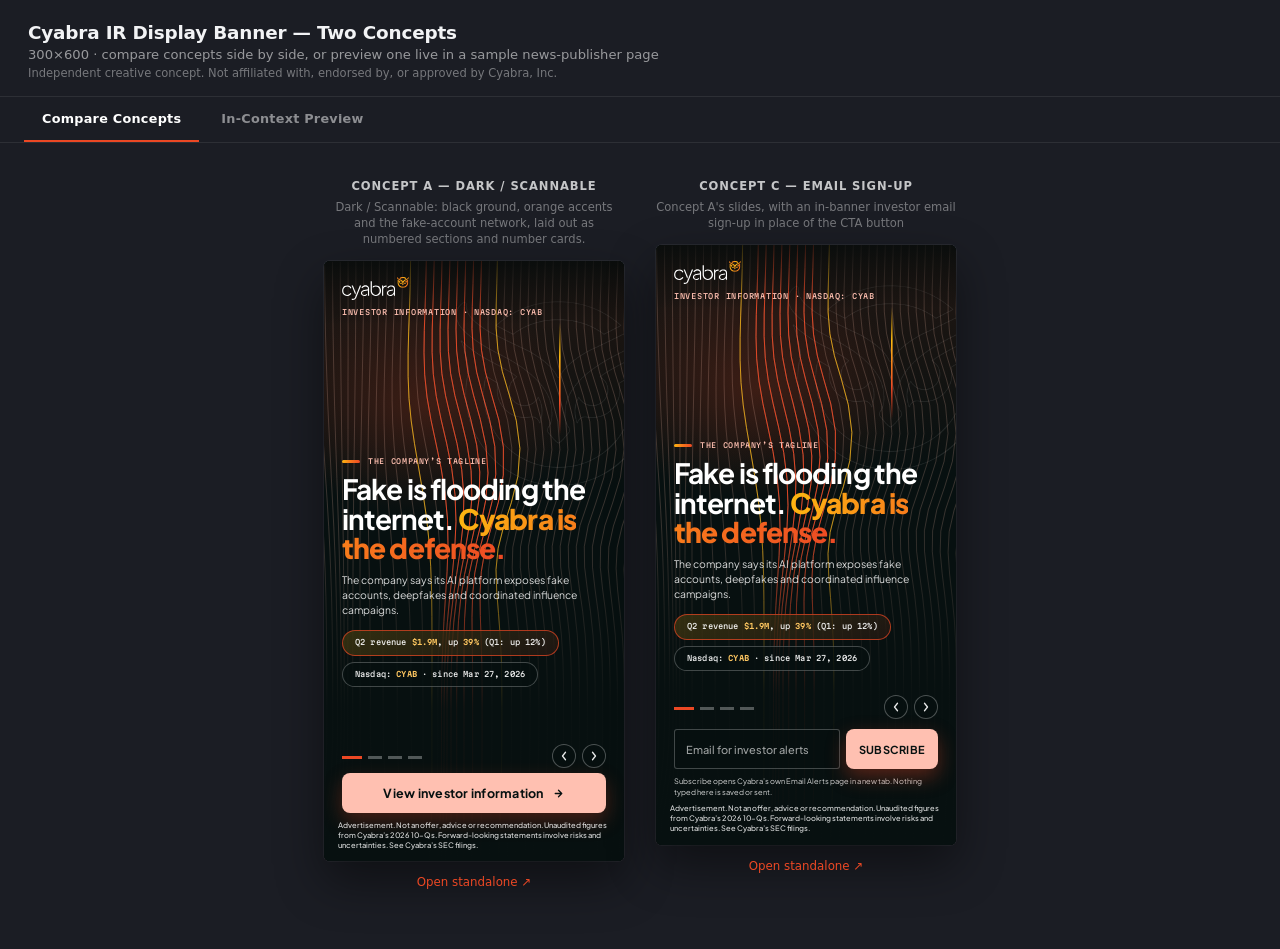
<file: index.html>
<!DOCTYPE html>
<html lang="en">
<head>
<meta name="robots" content="noindex,nofollow">
<meta charset="UTF-8">
<meta name="viewport" content="width=device-width,initial-scale=1">
<meta name="ir-banner-company" content="Cyabra, Inc.">
<link rel="icon" href="data:,">
<title>Cyabra IR Banner — Concept Comparison</title>
<style>
  :root { --ui-accent:#ec4824; }
  * { margin:0; padding:0; box-sizing:border-box; }
  html, body {
    height:100%;
    background:#1b1d24;
    font-family:-apple-system, BlinkMacSystemFont, 'Segoe UI', system-ui, sans-serif;
    color:#f2f3f5;
  }
  header {
    padding:22px 28px 16px;
    border-bottom:1px solid rgba(255,255,255,0.08);
  }
  header h1 { font-size:1.15rem; font-weight:700; letter-spacing:-0.01em; }
  header p { margin-top:4px; font-size:0.82rem; color:rgba(255,255,255,0.55); }
  header p.pitch-note { font-size:0.72rem; color:rgba(255,255,255,0.4); }

  /* ---- tabs ---- */
  .tabs {
    display:flex;
    gap:4px;
    padding:0 24px;
    border-bottom:1px solid rgba(255,255,255,0.08);
  }
  .tab-btn {
    background:none;
    border:0;
    font-family:inherit;
    color:rgba(255,255,255,0.5);
    font-size:0.8rem;
    font-weight:700;
    letter-spacing:0.02em;
    padding:14px 18px;
    cursor:pointer;
    border-bottom:2px solid transparent;
    transition:color 0.15s ease;
  }
  .tab-btn:hover { color:rgba(255,255,255,0.8); }
  .tab-btn.active { color:#fff; border-bottom-color:var(--ui-accent); }
  .tab-panel { display:none; }
  .tab-panel.active { display:block; }

  main {
    display:flex;
    flex-wrap:wrap;
    gap:32px;
    justify-content:center;
    padding:36px 24px 60px;
  }
  /* four 300px frames need about 1344px of width; below that, wrap 2 + 2 rather than 3 + 1 */
  @media (max-width:1343px) { main { max-width:700px; margin:0 auto; } }
  .col { display:flex; flex-direction:column; align-items:center; gap:14px; }
  .col h2 {
    font-size:0.72rem;
    font-weight:700;
    letter-spacing:0.08em;
    text-transform:uppercase;
    color:rgba(255,255,255,0.75);
  }
  .col .tag {
    max-width:300px;
    min-height:2.8em;
    font-size:0.72rem;
    line-height:1.4;
    text-align:center;
    color:rgba(255,255,255,0.4);
    margin-top:-8px;
  }
  .frame-wrap {
    width:300px;
    height:600px;
    border-radius:6px;
    overflow:hidden;
    box-shadow:0 20px 48px rgba(0,0,0,0.45), 0 0 0 1px rgba(255,255,255,0.06);
    background:#000;
  }
  iframe { width:300px; height:600px; border:0; display:block; }
  .col a {
    font-size:0.74rem;
    color:var(--ui-accent);
    text-decoration:none;
  }
  .col a:hover { text-decoration:underline; }

  /* ---- in-context preview panel ---- */
  .preview-intro {
    text-align:center;
    padding:28px 24px 0;
  }
  .preview-intro p {
    font-size:0.82rem;
    color:rgba(255,255,255,0.55);
    max-width:560px;
    margin:0 auto;
  }
  .concept-switch {
    display:flex;
    flex-wrap:wrap;
    gap:10px;
    justify-content:center;
    padding:18px 24px 0;
  }
  .concept-btn {
    background:rgba(255,255,255,0.06);
    border:1px solid rgba(255,255,255,0.14);
    color:rgba(255,255,255,0.65);
    font-family:inherit;
    font-size:0.76rem;
    font-weight:700;
    letter-spacing:0.02em;
    padding:9px 16px;
    border-radius:20px;
    cursor:pointer;
    transition:all 0.15s ease;
  }
  .concept-btn:hover { border-color:rgba(255,255,255,0.3); }
  .concept-btn.active { background:var(--ui-accent); border-color:var(--ui-accent); color:#0c1015; }

  .preview-wrap {
    max-width:1180px;
    margin:24px auto 12px;
    padding:0 24px;
  }
  .preview-frame-outer {
    border-radius:6px;
    overflow:hidden;
    box-shadow:0 20px 48px rgba(0,0,0,0.45), 0 0 0 1px rgba(255,255,255,0.06);
  }
  #preview-iframe {
    width:100%;
    height:950px;
    border:0;
    display:block;
    background:#fff;
  }
  .preview-footer {
    text-align:center;
    padding:14px 24px 60px;
  }
  .preview-footer a {
    font-size:0.74rem;
    color:var(--ui-accent);
    text-decoration:none;
  }
  .preview-footer a:hover { text-decoration:underline; }
</style>
</head>
<body>

<header>
  <h1>Cyabra IR Display Banner — Two Concepts</h1>
  <p>300×600 · compare concepts side by side, or preview one live in a sample news-publisher page</p>
  <p class="pitch-note">Independent creative concept. Not affiliated with, endorsed by, or approved by Cyabra, Inc.</p>
</header>

<div class="tabs">
  <button type="button" class="tab-btn active" data-tab="compare">Compare Concepts</button>
  <button type="button" class="tab-btn" data-tab="preview">In-Context Preview</button>
</div>

<section class="tab-panel active" id="tab-compare">
  <main>
    <div class="col">
      <h2>Concept A — Dark / Scannable</h2>
      <span class="tag">Dark / Scannable: black ground, orange accents and the fake-account network, laid out as numbered sections and number cards.</span>
      <div class="frame-wrap">
        <iframe src="concept-a-photo/index.html" title="Cyabra banner — dark concept"></iframe>
      </div>
      <a href="concept-a-photo/index.html" target="_blank" rel="noopener">Open standalone ↗</a>
    </div>


    <div class="col">
      <h2>Concept C — Email Sign-up</h2>
      <span class="tag">Concept A&#x27;s slides, with an in-banner investor email sign-up in place of the CTA button</span>
      <div class="frame-wrap">
        <iframe src="concept-c-dashboard/index.html" title="Cyabra banner — email sign-up concept"></iframe>
      </div>
      <a href="concept-c-dashboard/index.html" target="_blank" rel="noopener">Open standalone ↗</a>
    </div>

  </main>
</section>

<section class="tab-panel" id="tab-preview">
  <div class="preview-intro">
    <p>A sample news-publisher article page with the banner dropped into the right-rail ad slot — the way it would actually sit alongside real editorial content. Switch concepts below.</p>
  </div>

  <div class="concept-switch">
    <button type="button" class="concept-btn active" data-concept="a">Concept A — Dark / Scannable</button>
    <button type="button" class="concept-btn" data-concept="c">Concept C — Email Sign-up</button>
  </div>

  <div class="preview-wrap">
    <div class="preview-frame-outer">
      <iframe id="preview-iframe" src="context-preview/news.html?concept=a" title="Cyabra banner — in-context publisher preview"></iframe>
    </div>
  </div>

  <div class="preview-footer">
    <a id="preview-open-link" href="context-preview/news.html?concept=a" target="_blank" rel="noopener">Open standalone ↗</a>
  </div>
</section>

<script>
  document.querySelectorAll('.tab-btn').forEach(function (btn) {
    btn.addEventListener('click', function () {
      document.querySelectorAll('.tab-btn').forEach(function (b) { b.classList.remove('active') })
      document.querySelectorAll('.tab-panel').forEach(function (p) { p.classList.remove('active') })
      btn.classList.add('active')
      document.getElementById('tab-' + btn.dataset.tab).classList.add('active')
    })
  })

  document.querySelectorAll('.concept-btn').forEach(function (btn) {
    btn.addEventListener('click', function () {
      document.querySelectorAll('.concept-btn').forEach(function (b) { b.classList.remove('active') })
      btn.classList.add('active')
      var url = 'context-preview/news.html?concept=' + btn.dataset.concept
      document.getElementById('preview-iframe').src = url
      document.getElementById('preview-open-link').href = url
    })
  })
</script>

</body>
</html>
</file>
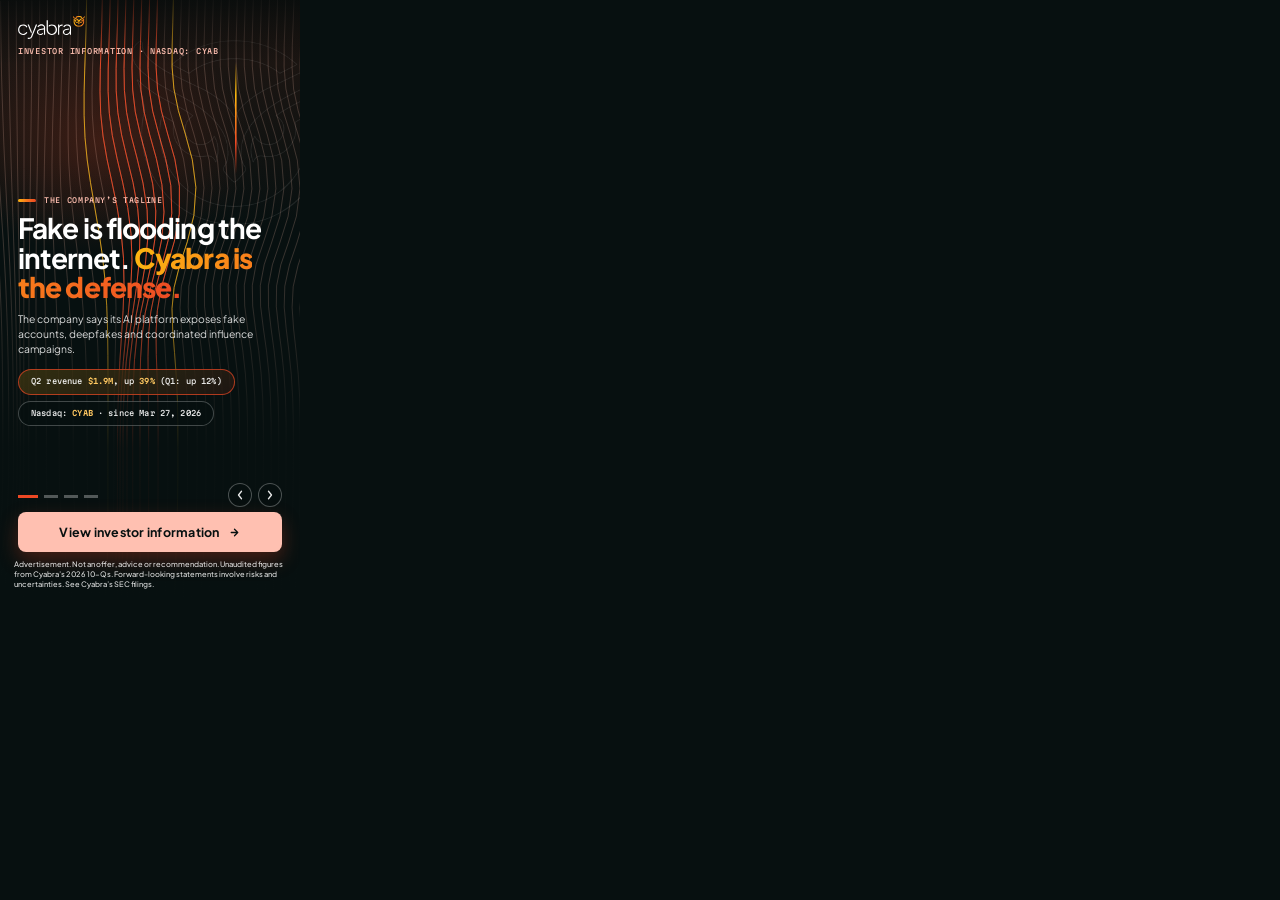
<file: concept-a-photo/index.html>
<!DOCTYPE html>
<html lang="en">
<head>
<meta name="robots" content="noindex,nofollow">
<meta charset="UTF-8">
<meta name="ad.size" content="width=300,height=600">
<meta http-equiv="X-UA-Compatible" content="IE=Edge">
<meta name="viewport" content="width=300,initial-scale=1">
<link rel="icon" href="data:,">
<title>Cyabra, Inc. — Investor Relations</title>
<link rel="preconnect" href="https://fonts.googleapis.com">
<link rel="preconnect" href="https://fonts.gstatic.com" crossorigin>
<link href="https://fonts.googleapis.com/css2?family=Martian+Mono:wght@400;500;600&family=Plus+Jakarta+Sans:wght@300;400;500;600;700;800&display=swap" rel="stylesheet">
<link rel="stylesheet" href="style.css">
</head>
<body>

<!--
  Cyabra, Inc. — IR display banner, 300x600 — Concept A: Dark / Scannable.
  Promotes: https://gracinting.github.io/cyabra-ir-concept/
  The look is the IR concept page's own: near-black ground, vermilion and amber accents, its contour-line field (a port of
  the page's wave script, drawn once in the hidden defs below) and its fake-account network schematic. The information
  hierarchy is Concept D's: a numbered section label, one bold headline, then number cards (a gradient numeral, its label and
  note, and bars drawn to scale from the filed numbers). Slides: 1 tagline and headline figures, 2 revenue growth, 3 the
  platform, 4 the listing and contract figures. Concept C is generated from this file (scripts/build_concept_c.py), so
  re-run that after every edit here.
  Every slide's copy and stat comes from .tmp/facts.md (10-Qs, 8-Ks, company releases).
  Written by .tmp/gen_a.py (art from .tmp/motif.py); style.css is hand-edited.
-->

<div id="banner" aria-label="Cyabra, Inc. investor relations advertisement">

  <div id="slides">
    <svg class="mk-defs" width="0" height="0" aria-hidden="true" focusable="false"><defs><g id="wf"><path id="l11" d="M-110.7 1.0L-110.2 25.1L-109.4 49.4L-108.1 73.6L-106.4 97.9L-104.1 122.0L-101.5 145.9L-98.8 169.4L-96.2 192.6L-94.1 215.4L-92.7 238.1L-92.1 260.7L-92.1 283.4L-92.5 306.3L-93.2 329.4L-93.9 352.8L-94.4 376.4L-94.7 400.2L-94.8 424.1L-94.9 448.1L-94.7 472.2L-94.0 496.7L-92.7 522.0L-92.0 548.5L-94.7 575.8L-102.7 602.0L-113.0 624.0"/><path id="l12" d="M-102.6 1.0L-102.2 25.1L-101.3 49.4L-100.1 73.6L-98.3 97.9L-96.0 122.0L-93.4 145.9L-90.7 169.4L-88.2 192.5L-86.1 215.4L-84.7 238.0L-84.1 260.6L-84.1 283.3L-84.5 306.2L-85.2 329.4L-85.9 352.8L-86.4 376.4L-86.8 400.2L-86.9 424.1L-86.9 448.1L-86.8 472.2L-86.0 496.7L-84.7 522.0L-84.0 548.4L-86.6 575.7L-94.7 602.0L-105.0 624.0"/><path id="l13" d="M-94.6 1.0L-94.2 25.1L-93.3 49.4L-92.1 73.6L-90.3 97.9L-88.0 122.0L-85.4 145.9L-82.7 169.4L-80.2 192.5L-78.1 215.4L-76.7 238.0L-76.1 260.6L-76.1 283.3L-76.5 306.2L-77.2 329.4L-77.9 352.8L-78.4 376.4L-78.8 400.2L-78.9 424.1L-78.9 448.1L-78.8 472.2L-78.0 496.7L-76.7 522.0L-76.0 548.4L-78.6 575.7L-86.7 602.0L-97.0 624.0"/><path id="l14" d="M-86.6 1.0L-86.2 25.1L-85.3 49.4L-84.1 73.6L-82.3 97.9L-80.0 122.0L-77.4 145.9L-74.7 169.4L-72.2 192.6L-70.1 215.4L-68.7 238.0L-68.1 260.6L-68.1 283.3L-68.5 306.2L-69.2 329.4L-69.9 352.8L-70.4 376.4L-70.7 400.2L-70.9 424.1L-70.9 448.1L-70.8 472.2L-70.0 496.7L-68.7 522.0L-68.0 548.4L-70.6 575.8L-78.7 602.0L-89.0 624.0"/><path id="l15" d="M-78.6 1.0L-78.2 25.1L-77.4 49.4L-76.1 73.6L-74.3 97.9L-72.1 122.0L-69.5 145.9L-66.8 169.4L-64.2 192.6L-62.2 215.4L-60.8 238.1L-60.1 260.7L-60.1 283.4L-60.5 306.3L-61.1 329.4L-61.8 352.8L-62.3 376.5L-62.6 400.2L-62.8 424.2L-62.8 448.2L-62.7 472.2L-61.9 496.7L-60.7 522.0L-60.0 548.5L-62.7 575.8L-70.8 602.0L-81.1 623.9"/><path id="l16" d="M-70.6 1.0L-70.2 25.1L-69.4 49.4L-68.1 73.6L-66.4 97.9L-64.2 122.0L-61.6 145.9L-58.9 169.4L-56.4 192.6L-54.3 215.5L-52.8 238.2L-52.1 260.8L-52.0 283.6L-52.4 306.5L-53.0 329.6L-53.6 353.0L-54.1 376.6L-54.4 400.4L-54.5 424.3L-54.5 448.3L-54.4 472.4L-53.7 496.9L-52.5 522.2L-52.1 548.7L-54.9 575.9L-63.1 602.0L-73.3 623.8"/><path id="l17" d="M-62.7 1.0L-62.2 25.1L-61.4 49.3L-60.2 73.6L-58.5 97.9L-56.3 122.0L-53.8 145.9L-51.2 169.5L-48.6 192.7L-46.5 215.7L-45.0 238.4L-44.2 261.1L-44.0 283.8L-44.3 306.7L-44.8 329.9L-45.3 353.3L-45.7 376.9L-46.0 400.7L-46.1 424.6L-46.1 448.6L-46.0 472.7L-45.4 497.2L-44.4 522.5L-44.2 549.0L-47.3 576.1L-55.7 602.0L-65.5 623.6"/><path id="l18" d="M-54.7 1.0L-54.3 25.1L-53.5 49.3L-52.3 73.6L-50.7 97.8L-48.6 122.0L-46.1 145.9L-43.5 169.6L-41.0 192.9L-38.9 215.9L-37.3 238.7L-36.4 261.5L-36.0 284.2L-36.1 307.2L-36.5 330.3L-36.9 353.7L-37.3 377.3L-37.5 401.1L-37.6 425.0L-37.6 449.0L-37.5 473.1L-37.0 497.7L-36.2 523.0L-36.4 549.5L-40.0 576.5L-48.5 602.0L-57.9 623.4"/><path id="l19" d="M-46.7 1.0L-46.3 25.1L-45.6 49.3L-44.5 73.6L-42.9 97.8L-40.9 122.0L-38.6 146.0L-36.1 169.7L-33.6 193.1L-31.4 216.2L-29.8 239.1L-28.7 262.0L-28.1 284.8L-28.0 307.8L-28.2 331.0L-28.5 354.4L-28.7 378.0L-28.9 401.7L-28.9 425.7L-29.0 449.7L-28.9 473.7L-28.5 498.3L-28.0 523.7L-28.7 550.1L-32.9 576.8L-41.6 601.9L-50.4 623.0"/><path id="l20" d="M-38.8 0.9L-38.4 25.1L-37.8 49.3L-36.7 73.5L-35.2 97.8L-33.4 122.0L-31.1 146.0L-28.7 169.8L-26.4 193.3L-24.2 216.6L-22.4 239.6L-21.2 262.6L-20.4 285.5L-20.1 308.6L-20.0 331.8L-20.1 355.2L-20.2 378.8L-20.3 402.6L-20.4 426.5L-20.4 450.5L-20.3 474.6L-20.1 499.2L-20.1 524.6L-21.4 550.9L-26.2 577.3L-35.0 601.8L-43.0 622.4"/><path id="l21" d="M-30.9 0.9L-30.6 25.0L-29.9 49.2L-29.0 73.5L-27.6 97.7L-25.9 121.9L-23.9 146.0L-21.6 169.9L-19.4 193.5L-17.2 217.0L-15.4 240.2L-14.0 263.3L-13.0 286.4L-12.4 309.6L-12.1 332.9L-12.0 356.3L-12.0 380.0L-12.0 403.8L-12.0 427.7L-12.0 451.7L-12.0 475.8L-12.0 500.4L-12.5 525.7L-14.6 551.7L-20.0 577.7L-28.7 601.5L-35.5 621.7"/><path id="l22" d="M-23.0 0.9L-22.7 25.0L-22.1 49.2L-21.3 73.4L-20.1 97.6L-18.5 121.9L-16.7 146.0L-14.7 170.0L-12.6 193.8L-10.6 217.3L-8.7 240.8L-7.2 264.1L-6.1 287.4L-5.3 310.7L-4.8 334.1L-4.5 357.6L-4.3 381.3L-4.2 405.1L-4.2 429.1L-4.2 453.1L-4.2 477.2L-4.5 501.7L-5.5 526.9L-8.4 552.6L-14.3 577.9L-22.5 601.0L-27.9 620.8"/><path id="l23" d="M-15.1 0.8L-14.8 24.9L-14.4 49.1L-13.6 73.3L-12.6 97.5L-11.3 121.8L-9.7 145.9L-8.0 170.0L-6.1 193.9L-4.2 217.7L-2.5 241.3L-1.0 264.9L0.2 288.4L1.2 311.9L1.9 335.4L2.3 359.1L2.6 382.8L2.8 406.7L2.8 430.6L2.8 454.6L2.7 478.7L2.2 503.2L0.6 528.2L-2.9 553.4L-9.1 578.0L-16.5 600.2L-20.0 619.7"/><path id="l24" d="M-7.2 0.8L-7.0 24.9L-6.6 49.0L-6.0 73.2L-5.2 97.4L-4.1 121.6L-2.9 145.8L-1.4 170.0L0.2 194.0L1.7 217.9L3.3 241.8L4.7 265.5L5.9 289.2L6.8 312.9L7.6 336.6L8.1 360.4L8.5 384.2L8.7 408.2L8.7 432.1L8.7 456.1L8.6 480.2L7.9 504.5L5.8 529.2L1.9 553.9L-4.2 577.6L-10.2 599.1L-11.6 618.5"/><path id="l25" d="M0.6 0.7L0.8 24.8L1.1 48.9L1.5 73.1L2.2 97.2L3.0 121.4L3.9 145.6L5.0 169.8L6.2 193.9L7.4 218.0L8.6 242.0L9.8 265.9L10.8 289.8L11.7 313.7L12.3 337.6L12.8 361.5L13.2 385.4L13.4 409.4L13.4 433.3L13.5 457.3L13.3 481.4L12.4 505.6L10.1 529.9L6.1 553.9L0.7 576.8L-3.5 597.7L-2.6 617.2"/><path id="l26" d="M8.5 0.7L8.6 24.7L8.8 48.8L9.1 72.9L9.5 97.0L10.0 121.2L10.6 145.4L11.3 169.5L12.1 193.7L12.9 217.8L13.7 241.9L14.5 266.0L15.2 290.0L15.8 314.0L16.3 338.0L16.7 362.0L16.9 386.0L17.1 410.0L17.1 434.0L17.1 458.0L16.9 482.0L16.0 506.0L13.8 529.9L10.2 553.2L6.1 575.4L4.0 595.9L7.2 615.9"/><path id="l27" d="M16.3 0.6L16.3 24.6L16.4 48.7L16.6 72.7L16.8 96.8L17.0 120.9L17.3 145.0L17.6 169.1L18.0 193.2L18.3 217.3L18.7 241.4L19.0 265.5L19.4 289.5L19.6 313.6L19.9 337.6L20.0 361.7L20.2 385.7L20.2 409.7L20.3 433.7L20.3 457.7L20.1 481.7L19.3 505.5L17.4 529.0L14.7 551.8L12.4 573.5L12.6 594.1L17.7 614.9"/><path id="l28" d="M24.1 0.5L24.1 24.5L24.1 48.5L24.1 72.5L24.1 96.5L24.0 120.5L24.0 144.5L24.0 168.5L24.0 192.5L23.9 216.4L23.9 240.4L23.9 264.4L23.8 288.4L23.8 312.4L23.8 336.4L23.8 360.4L23.8 384.4L23.8 408.4L23.8 432.4L23.8 456.4L23.7 480.3L23.1 504.0L21.9 527.2L20.5 549.7L20.1 571.2L22.6 592.3L29.0 614.2"/><path id="l29" d="M31.9 0.4L31.9 24.4L31.7 48.4L31.6 72.3L31.4 96.2L31.1 120.0L30.8 143.9L30.5 167.7L30.2 191.5L29.9 215.2L29.6 239.0L29.4 262.8L29.2 286.6L29.0 310.4L28.9 334.3L28.8 358.2L28.8 382.1L28.7 406.1L28.7 430.1L28.7 454.1L28.7 478.0L28.4 501.6L28.1 524.7L28.1 547.1L29.6 569.0L33.7 590.9L40.7 614.0"/><path id="l30" d="M39.7 0.4L39.6 24.3L39.4 48.2L39.1 72.0L38.7 95.8L38.2 119.5L37.8 143.1L37.3 166.7L36.9 190.2L36.5 213.8L36.3 237.3L36.1 260.8L36.0 284.4L36.0 308.0L36.0 331.7L36.0 355.5L36.1 379.3L36.1 403.2L36.1 427.2L36.1 451.2L36.1 475.1L36.3 498.8L36.7 522.0L38.0 544.7L40.9 567.2L45.9 590.1L52.5 614.4"/><path id="l31" d="M47.5 0.3L47.4 24.2L47.0 48.0L46.6 71.7L46.1 95.4L45.5 118.9L44.9 142.3L44.4 165.6L44.1 188.9L44.0 212.1L44.1 235.3L44.3 258.6L44.7 282.0L45.1 305.5L45.5 329.1L45.9 352.8L46.1 376.6L46.3 400.5L46.4 424.4L46.4 448.4L46.4 472.4L46.8 496.1L47.9 519.6L50.0 542.8L53.6 566.1L58.5 590.1L63.9 615.5"/><path id="l32" d="M55.4 0.2L55.1 24.0L54.7 47.8L54.1 71.4L53.5 94.9L52.8 118.2L52.3 141.4L52.0 164.4L52.1 187.4L52.4 210.4L53.2 233.4L54.1 256.6L55.2 279.9L56.3 303.4L57.3 327.0L58.1 350.8L58.7 374.6L59.0 398.5L59.1 422.5L59.1 446.5L59.2 470.5L59.8 494.4L61.1 518.2L63.4 542.0L66.8 566.2L70.9 591.1L74.5 617.1"/><path id="l33" d="M63.2 0.1L62.9 23.9L62.4 47.6L61.7 71.1L61.0 94.4L60.4 117.5L60.0 140.4L60.1 163.2L60.7 186.0L61.9 208.8L63.5 231.8L65.4 255.0L67.3 278.5L69.1 302.2L70.6 326.0L71.8 350.0L72.6 374.0L73.0 398.0L73.2 422.0L73.2 446.0L73.3 470.0L73.8 494.1L75.0 518.2L77.0 542.5L79.6 567.3L82.2 592.8L83.8 619.1"/><path id="l34" d="M71.0 -0.0L70.6 23.8L70.1 47.4L69.3 70.8L68.6 93.9L68.1 116.8L68.1 139.4L68.7 162.0L70.1 184.6L72.2 207.4L74.8 230.6L77.6 254.1L80.2 278.0L82.5 302.1L84.3 326.4L85.6 350.7L86.4 374.9L86.9 399.1L87.0 423.1L87.1 447.1L87.1 471.2L87.5 495.3L88.3 519.7L89.5 544.3L90.9 569.4L91.9 595.1L91.8 621.2"/><path id="l35" d="M78.8 -0.1L78.4 23.6L77.8 47.1L77.0 70.4L76.3 93.4L76.0 116.0L76.4 138.5L77.7 160.9L80.0 183.5L83.2 206.5L86.7 230.0L90.1 254.1L93.1 278.6L95.4 303.3L97.0 328.0L98.0 352.7L98.6 377.2L98.8 401.4L98.9 425.5L99.0 449.6L99.0 473.6L99.1 497.8L99.4 522.2L99.8 546.9L100.0 572.0L99.6 597.5L98.3 623.1"/><path id="l36" d="M86.6 -0.3L86.2 23.5L85.5 46.9L84.7 70.1L84.1 92.8L84.1 115.3L85.0 137.6L87.2 159.9L90.5 182.7L94.5 206.0L98.6 230.1L102.3 254.9L105.0 280.0L106.7 305.3L107.6 330.5L107.9 355.4L108.0 380.1L108.0 404.4L107.9 428.6L107.9 452.6L107.9 476.6L107.9 500.8L107.8 525.1L107.5 549.7L106.8 574.6L105.6 599.6L103.6 624.7"/><path id="l37" d="M94.5 -0.4L94.0 23.3L93.3 46.7L92.5 69.7L92.0 92.3L92.3 114.6L93.9 136.8L96.9 159.2L101.2 182.2L105.9 206.1L110.3 230.9L113.5 256.4L115.4 282.1L116.0 307.8L115.7 333.2L115.1 358.2L114.5 382.9L114.1 407.2L113.9 431.4L113.9 455.4L113.9 479.4L113.7 503.5L113.4 527.7L112.7 552.1L111.7 576.6L110.1 601.2L108.0 625.6"/><path id="l38" d="M102.3 -0.5L101.8 23.2L101.1 46.5L100.3 69.3L100.0 91.8L100.7 113.9L103.0 136.0L106.9 158.6L111.9 182.0L117.0 206.6L121.1 232.1L123.5 258.2L124.0 284.4L123.1 310.3L121.5 335.6L119.9 360.5L118.7 385.0L117.9 409.2L117.6 433.3L117.5 457.3L117.5 481.3L117.4 505.4L117.0 529.5L116.3 553.6L115.3 577.8L113.9 601.9L112.2 626.0"/><path id="l39" d="M110.2 -0.6L109.6 23.0L108.9 46.2L108.2 69.0L108.1 91.3L109.3 113.3L112.3 135.4L117.0 158.2L122.6 182.1L127.7 207.4L131.0 233.6L132.0 260.3L130.8 286.6L128.4 312.3L125.6 337.3L123.3 361.8L121.6 385.9L120.6 410.0L120.2 434.0L120.1 458.0L120.1 482.0L120.0 506.0L119.7 530.0L119.2 554.0L118.5 578.0L117.6 601.9L116.5 625.7"/><path id="l40" d="M118.0 -0.7L117.5 22.9L116.7 46.0L116.1 68.7L116.2 90.8L117.9 112.8L121.6 134.9L127.0 158.0L133.0 182.5L137.7 208.5L139.9 235.3L139.2 262.1L136.3 288.3L132.6 313.5L129.0 338.0L126.2 361.9L124.4 385.7L123.4 409.5L123.0 433.5L123.0 457.5L123.0 481.4L122.9 505.4L122.8 529.4L122.5 553.3L122.2 577.3L121.8 601.1L121.3 625.0"/><path id="l41" d="M125.9 -0.8L125.3 22.8L124.6 45.8L124.0 68.4L124.4 90.4L126.6 112.3L130.9 134.6L137.0 158.0L143.0 183.1L147.1 209.7L147.9 236.9L145.4 263.7L141.1 289.4L136.4 314.0L132.5 337.7L129.8 361.1L128.2 384.5L127.3 408.2L127.0 432.0L127.0 456.0L127.0 480.0L127.0 504.0L127.0 528.0L127.0 551.9L126.9 575.9L126.9 599.9L126.8 623.9"/><path id="l42" d="M133.8 -0.8L133.2 22.6L132.5 45.6L132.0 68.1L132.7 90.0L135.3 111.9L140.3 134.3L146.7 158.2L152.7 183.9L155.8 211.0L155.0 238.3L151.0 264.9L145.5 290.0L140.5 313.7L136.8 336.8L134.5 359.7L133.4 382.8L132.9 406.2L132.7 430.0L132.7 454.0L132.7 478.0L132.7 502.0L132.7 526.1L132.8 550.1L132.9 574.2L133.0 598.4L133.1 622.6"/><path id="l43" d="M141.7 -0.9L141.1 22.5L140.4 45.5L140.0 67.8L140.9 89.7L144.0 111.5L149.5 134.1L156.3 158.4L161.9 184.6L164.0 212.1L161.7 239.5L156.3 265.6L150.2 289.9L145.2 312.9L142.1 335.4L140.6 357.9L140.1 380.8L140.0 404.2L140.0 428.0L140.0 451.9L140.0 475.9L140.0 500.0L140.0 524.1L140.0 548.3L140.0 572.5L140.1 596.8L140.3 621.2"/><path id="l44" d="M149.6 -1.0L149.0 22.4L148.3 45.3L148.0 67.6L149.2 89.4L152.7 111.2L158.7 134.0L165.6 158.7L170.8 185.4L171.8 213.2L168.1 240.4L161.7 265.9L155.3 289.5L150.8 311.9L148.6 333.9L148.0 356.2L148.2 379.0L148.5 402.4L148.6 426.1L148.6 450.1L148.6 474.1L148.6 498.2L148.5 522.3L148.4 546.5L148.2 570.9L148.1 595.4L148.0 620.0"/><path id="l45" d="M157.5 -1.1L156.9 22.3L156.2 45.2L156.1 67.4L157.5 89.1L161.4 111.0L167.7 134.0L174.8 159.0L179.4 186.1L179.3 214.1L174.4 241.1L167.3 266.0L161.0 288.9L157.3 310.7L156.0 332.4L156.3 354.6L157.1 377.5L157.8 400.9L158.1 424.6L158.1 448.6L158.1 472.6L158.0 496.7L157.8 520.8L157.5 545.1L157.0 569.6L156.6 594.1L156.2 618.9"/><path id="l46" d="M165.5 -1.1L164.9 22.3L164.2 45.1L164.1 67.2L165.7 88.9L169.9 110.8L176.6 134.0L183.6 159.4L187.8 186.8L186.6 214.8L180.7 241.5L173.2 265.8L167.3 288.1L164.4 309.5L164.1 331.1L165.3 353.3L166.6 376.3L167.5 399.8L167.9 423.6L168.0 447.5L168.0 471.5L167.8 495.6L167.5 519.8L167.0 544.1L166.3 568.5L165.5 593.1L164.7 617.9"/><path id="l47" d="M173.4 -1.2L172.8 22.2L172.2 45.0L172.1 67.1L173.9 88.7L178.4 110.7L185.3 134.0L192.3 159.7L195.9 187.4L193.9 215.4L187.3 241.8L179.6 265.6L174.1 287.4L172.0 308.5L172.7 330.0L174.5 352.4L176.2 375.4L177.4 399.0L177.8 422.9L177.9 446.8L177.9 470.8L177.7 494.9L177.2 519.0L176.5 543.3L175.6 567.7L174.5 592.4L173.4 617.2"/><path id="l48" d="M181.4 -1.2L180.8 22.1L180.1 44.9L180.2 67.0L182.1 88.6L186.8 110.6L193.9 134.1L200.9 160.0L204.0 187.8L201.3 215.8L194.1 241.9L186.3 265.3L181.3 286.7L180.0 307.7L181.4 329.2L183.7 351.7L185.7 374.9L187.0 398.5L187.6 422.4L187.6 446.4L187.6 470.4L187.4 494.5L186.9 518.6L186.0 542.8L184.8 567.2L183.4 591.8L182.0 616.7"/><path id="l49" d="M189.4 -1.2L188.8 22.1L188.1 44.8L188.2 66.9L190.3 88.5L195.2 110.5L202.4 134.1L209.2 160.2L212.0 188.2L208.7 216.1L201.1 242.0L193.4 265.0L188.8 286.2L188.2 307.0L190.1 328.6L192.8 351.2L195.0 374.5L196.4 398.3L197.0 422.2L197.1 446.2L197.0 470.2L196.8 494.2L196.2 518.3L195.2 542.5L193.9 566.8L192.3 591.4L190.6 616.2"/><path id="l50" d="M197.3 -1.2L196.7 22.1L196.1 44.8L196.2 66.8L198.4 88.4L203.4 110.5L210.7 134.2L217.5 160.3L220.0 188.4L216.3 216.3L208.4 242.0L200.7 264.8L196.5 285.8L196.3 306.6L198.7 328.2L201.6 350.9L204.0 374.3L205.5 398.1L206.1 422.1L206.1 446.1L206.1 470.1L205.8 494.1L205.2 518.2L204.2 542.3L202.7 566.6L201.0 591.1L199.1 616.0"/><path id="l51" d="M205.3 -1.3L204.7 22.1L204.1 44.7L204.3 66.8L206.5 88.4L211.6 110.4L218.9 134.2L225.7 160.5L227.9 188.6L224.0 216.5L215.9 242.0L208.3 264.6L204.4 285.5L204.5 306.3L207.1 328.0L210.2 350.7L212.7 374.2L214.2 398.1L214.8 422.0L214.9 446.0L214.8 470.0L214.5 494.0L213.9 518.1L212.8 542.2L211.3 566.5L209.4 591.0L207.4 615.8"/><path id="l52" d="M213.3 -1.3L212.7 22.0L212.1 44.7L212.3 66.7L214.5 88.3L219.7 110.4L227.1 134.2L233.8 160.5L235.9 188.7L231.8 216.6L223.7 242.0L216.1 264.5L212.3 285.3L212.6 306.1L215.4 327.8L218.6 350.6L221.1 374.2L222.6 398.0L223.2 422.0L223.3 446.0L223.2 470.0L223.0 494.0L222.3 518.1L221.2 542.2L219.6 566.4L217.7 590.9L215.7 615.7"/><path id="l53" d="M221.3 -1.3L220.7 22.0L220.1 44.7L220.3 66.7L222.5 88.3L227.7 110.4L235.1 134.2L241.8 160.6L243.9 188.7L239.7 216.6L231.5 242.0L224.0 264.5L220.3 285.2L220.7 306.0L223.5 327.8L226.8 350.6L229.3 374.2L230.8 398.0L231.4 422.0L231.5 446.0L231.4 470.0L231.2 494.0L230.5 518.0L229.4 542.1L227.8 566.4L225.8 590.9L223.7 615.6"/><path id="l54" d="M229.3 -1.3L228.7 22.0L228.1 44.7L228.3 66.7L230.5 88.3L235.7 110.4L243.2 134.2L249.8 160.6L251.9 188.8L247.7 216.6L239.5 242.0L231.9 264.4L228.2 285.2L228.7 306.0L231.5 327.7L234.8 350.6L237.4 374.1L238.9 398.0L239.5 422.0L239.5 446.0L239.5 470.0L239.2 494.0L238.5 518.0L237.4 542.1L235.8 566.4L233.9 590.8L231.8 615.6"/><path id="l55" d="M237.3 -1.3L236.7 22.0L236.1 44.7L236.3 66.7L238.5 88.3L243.7 110.4L251.2 134.2L257.8 160.6L259.9 188.8L255.7 216.6L247.5 242.0L239.9 264.4L236.2 285.2L236.7 306.0L239.5 327.7L242.8 350.6L245.4 374.1L246.9 398.0L247.5 422.0L247.5 446.0L247.5 470.0L247.2 494.0L246.5 518.0L245.4 542.1L243.8 566.4L241.9 590.8L239.8 615.6"/><path id="l56" d="M245.3 -1.3L244.7 22.0L244.1 44.7L244.3 66.7L246.5 88.3L251.7 110.4L259.1 134.2L265.8 160.6L267.9 188.7L263.7 216.6L255.5 242.0L247.9 264.4L244.3 285.2L244.7 306.0L247.5 327.8L250.8 350.6L253.3 374.2L254.8 398.0L255.4 422.0L255.5 446.0L255.5 470.0L255.2 494.0L254.5 518.0L253.4 542.1L251.8 566.4L249.8 590.9L247.7 615.6"/><path id="l57" d="M253.3 -1.2L252.7 22.1L252.1 44.7L252.3 66.7L254.5 88.3L259.6 110.4L267.1 134.2L273.8 160.5L275.9 188.7L271.8 216.6L263.6 242.0L256.0 264.5L252.3 285.3L252.7 306.0L255.4 327.8L258.7 350.6L261.2 374.2L262.7 398.0L263.3 422.0L263.4 446.0L263.3 470.0L263.1 494.0L262.4 518.1L261.3 542.2L259.7 566.4L257.7 590.9L255.7 615.7"/><path id="l58" d="M261.4 -1.2L260.8 22.1L260.1 44.8L260.2 66.8L262.4 88.4L267.5 110.4L274.9 134.2L281.7 160.5L283.9 188.6L279.9 216.5L271.8 242.0L264.2 264.6L260.3 285.4L260.6 306.2L263.3 327.9L266.5 350.7L269.0 374.2L270.5 398.0L271.1 422.0L271.1 446.0L271.1 470.0L270.8 494.0L270.1 518.1L269.0 542.2L267.4 566.5L265.5 591.0L263.5 615.8"/><path id="l59" d="M269.5 -1.1L268.8 22.2L268.1 44.9L268.2 66.9L270.3 88.5L275.3 110.5L282.7 134.2L289.5 160.4L292.0 188.5L288.1 216.4L280.1 242.0L272.4 264.7L268.4 285.6L268.5 306.3L271.0 328.0L274.1 350.8L276.6 374.2L278.1 398.1L278.7 422.0L278.7 446.0L278.7 470.0L278.4 494.1L277.7 518.1L276.6 542.2L275.0 566.5L273.1 591.1L271.2 615.9"/><path id="l60" d="M277.6 -1.0L276.9 22.3L276.2 45.0L276.2 67.0L278.1 88.6L283.0 110.5L290.4 134.1L297.3 160.2L300.0 188.3L296.4 216.3L288.6 242.0L280.8 264.8L276.6 285.8L276.3 306.6L278.6 328.2L281.6 350.9L284.0 374.3L285.5 398.1L286.1 422.1L286.1 446.1L286.1 470.1L285.8 494.1L285.1 518.2L284.0 542.3L282.5 566.7L280.6 591.3L278.7 616.2"/><path id="l61" d="M285.7 -0.9L285.0 22.5L284.2 45.2L284.1 67.2L285.9 88.8L290.7 110.6L297.9 134.1L305.0 160.0L308.0 188.0L304.8 216.1L297.2 242.0L289.4 265.0L284.8 286.1L284.2 307.0L286.2 328.6L288.9 351.1L291.3 374.5L292.7 398.2L293.3 422.2L293.3 446.2L293.3 470.2L293.0 494.2L292.3 518.3L291.2 542.5L289.7 566.9L288.0 591.5L286.2 616.5"/><path id="l62" d="M294.0 -0.7L293.2 22.6L292.3 45.4L292.1 67.4L293.6 89.0L298.2 110.8L305.3 134.0L312.6 159.8L316.0 187.7L313.3 215.8L306.0 241.9L298.1 265.2L293.2 286.6L292.1 307.4L293.6 329.0L296.1 351.5L298.3 374.7L299.7 398.4L300.2 422.3L300.3 446.3L300.3 470.3L300.0 494.3L299.4 518.5L298.3 542.7L296.9 567.2L295.2 591.9L293.6 617.0"/><path id="l63" d="M302.3 -0.5L301.5 22.9L300.5 45.7L300.0 67.7L301.3 89.2L305.6 110.9L312.6 134.0L320.0 159.5L323.9 187.2L321.9 215.4L315.0 241.8L307.1 265.5L301.7 287.1L300.0 308.0L301.1 329.5L303.2 351.9L305.2 375.0L306.5 398.7L307.0 422.5L307.1 446.5L307.1 470.5L306.8 494.6L306.2 518.8L305.2 543.1L303.8 567.6L302.3 592.4L301.0 617.6"/><path id="l64" d="M310.6 -0.3L309.8 23.1L308.7 46.0L308.0 68.1L309.0 89.6L312.9 111.1L319.7 134.0L327.3 159.2L331.7 186.7L330.5 214.9L324.1 241.6L316.3 265.7L310.4 287.6L308.1 308.7L308.6 330.2L310.3 352.5L312.1 375.5L313.2 399.1L313.7 422.9L313.8 446.9L313.7 470.9L313.5 495.0L312.9 519.2L312.0 543.5L310.7 568.2L309.5 593.1L308.4 618.4"/><path id="l65" d="M319.1 0.0L318.2 23.4L316.9 46.3L316.0 68.5L316.7 90.0L320.2 111.4L326.8 134.0L334.4 158.9L339.4 186.2L339.0 214.4L333.4 241.4L325.7 265.9L319.4 288.2L316.4 309.5L316.2 331.0L317.4 353.2L318.8 376.1L319.8 399.6L320.3 423.4L320.3 447.4L320.3 471.4L320.1 495.5L319.5 519.7L318.7 544.2L317.7 568.9L316.7 594.0L316.1 619.3"/><path id="l66" d="M327.6 0.3L326.7 23.8L325.3 46.7L324.1 68.9L324.4 90.4L327.5 111.8L333.6 134.1L341.3 158.6L346.9 185.5L347.5 213.7L342.7 241.0L335.3 266.0L328.7 288.8L325.0 310.4L324.0 331.9L324.6 354.1L325.7 376.9L326.5 400.3L326.9 424.1L326.9 448.1L326.9 472.1L326.7 496.2L326.2 520.5L325.6 545.0L324.8 569.9L324.2 595.0L324.0 620.4"/><path id="l67" d="M336.3 0.6L335.3 24.1L333.7 47.1L332.3 69.4L332.2 90.9L334.7 112.2L340.4 134.3L348.0 158.3L354.2 184.9L355.9 212.9L352.1 240.4L345.2 266.0L338.4 289.3L333.9 311.3L332.2 333.0L332.1 355.1L332.7 377.9L333.3 401.3L333.6 425.0L333.6 449.0L333.6 473.0L333.4 497.2L333.1 521.5L332.6 546.1L332.2 571.0L332.0 596.1L332.4 621.6"/><path id="l68" d="M345.0 0.9L344.0 24.5L342.3 47.5L340.6 69.9L340.0 91.5L341.9 112.7L347.1 134.5L354.6 158.1L361.3 184.2L364.0 212.0L361.4 239.7L355.1 265.8L348.3 289.7L343.3 312.1L340.8 334.1L340.0 356.3L340.1 379.1L340.4 402.4L340.6 426.1L340.6 450.1L340.6 474.1L340.5 498.3L340.3 522.6L340.1 547.3L340.0 572.2L340.3 597.4L341.4 622.8"/><path id="l69" d="M353.9 1.2L352.8 24.8L351.0 48.0L349.1 70.5L348.0 92.1L349.3 113.3L353.8 134.9L361.0 158.0L368.1 183.6L371.9 211.1L370.5 238.9L365.2 265.4L358.6 290.0L353.2 312.9L349.9 335.2L348.4 357.6L348.0 380.4L348.0 403.7L348.1 427.4L348.1 451.4L348.1 475.4L348.0 499.6L348.0 524.0L348.1 548.6L348.4 573.6L349.3 598.7L351.0 624.0"/><path id="l70" d="M362.9 1.4L361.7 25.1L359.8 48.4L357.6 71.0L356.1 92.8L356.7 114.0L360.5 135.3L367.3 158.0L374.6 183.0L379.4 210.1L379.4 237.9L375.2 264.8L369.0 290.0L363.4 313.5L359.5 336.2L357.4 358.8L356.5 381.7L356.2 405.1L356.1 428.8L356.1 452.8L356.1 476.8L356.2 501.0L356.3 525.4L356.7 550.0L357.5 574.9L358.9 599.9L361.2 624.9"/><path id="l71" d="M372.0 1.7L370.8 25.4L368.8 48.8L366.3 71.6L364.4 93.5L364.3 114.7L367.3 135.9L373.5 158.1L380.9 182.5L386.5 209.1L387.9 236.8L385.0 264.0L379.6 289.7L374.0 313.9L369.7 337.1L367.1 360.0L365.7 383.1L365.1 406.5L364.9 430.2L364.8 454.2L364.9 478.2L365.0 502.4L365.3 526.8L366.0 551.3L367.3 576.1L369.2 601.0L372.0 625.7"/></g><linearGradient id="scan-g" x1="0" y1="0" x2="0" y2="1"><stop offset="0" stop-color="#fdb811" stop-opacity="0"/><stop offset=".3" stop-color="#fdb811"/><stop offset=".72" stop-color="#ec4824"/><stop offset="1" stop-color="#ec4824" stop-opacity="0"/></linearGradient><linearGradient id="scan-glow" x1="0" y1="0" x2="1" y2="0"><stop offset="0" stop-color="#ec4824" stop-opacity="0"/><stop offset="1" stop-color="#ec4824" stop-opacity=".16"/></linearGradient></defs></svg>

    <!-- Slide 1 — Overview -->
    <section class="slide" data-index="0">
      <div class="slide-bg motif" role="img" aria-label="Contour lines: a bundle of vermilion lines runs through many grey ones, standing for coordinated accounts among real ones."><svg viewBox="0 0 300 600" aria-hidden="true" focusable="false"><g fill="none" stroke-linejoin="round" transform="translate(0 0)"><use href="#wf" stroke="#ffc0b1" stroke-opacity="0.2"/><g stroke="#fdb811" stroke-opacity="0.75"><use href="#l36"/><use href="#l47"/></g><g stroke="#ec4824" stroke-opacity="0.92"><use href="#l38"/><use href="#l39"/><use href="#l40"/><use href="#l41"/><use href="#l42"/><use href="#l43"/><use href="#l44"/><use href="#l45"/></g></g><image href="assets/owl.png" x="132" y="40" width="205" height="185" opacity=".1"/><rect x="235" y="62" width="1.6" height="112" fill="url(#scan-g)"/></svg></div>
      <div class="slide-scrim-top"></div>
      <div class="slide-scrim-bottom"></div>
      <div class="slide-copy">
      <div class="s-body s-hero">
        <div class="s-eyebrow plain">The company’s tagline</div>
        <h2 class="s-h hero">Fake is flooding the internet. <em>Cyabra is the defense.</em></h2>
        <p class="s-sub">The company says its AI platform exposes fake accounts, deepfakes and coordinated influence campaigns.</p>
        <div class="s-chips">
          <span class="s-chip g">Q2 revenue <b>$1.9M</b>, up <b>39%</b> (Q1: up 12%)</span>
          <span class="s-chip">Nasdaq: <b>CYAB</b> · since Mar 27, 2026</span>
        </div>
      </div>
      </div>
    </section>

    <!-- Slide 2 — Revenue growth -->
    <section class="slide" data-index="1">
      <div class="slide-bg motif" role="img" aria-label="Faint contour-line background."><svg viewBox="0 0 300 600" aria-hidden="true" focusable="false"><g fill="none" stroke-linejoin="round" transform="translate(-40 0)"><use href="#wf" stroke="#ffc0b1" stroke-opacity="0.1"/><g stroke="#fdb811" stroke-opacity="0.3"><use href="#l36"/><use href="#l47"/></g><g stroke="#ec4824" stroke-opacity="0.22"><use href="#l38"/><use href="#l39"/><use href="#l40"/><use href="#l41"/><use href="#l42"/><use href="#l43"/><use href="#l44"/><use href="#l45"/></g></g></svg></div>
      <div class="slide-scrim-top"></div>
      <div class="slide-scrim-bottom"></div>
      <div class="slide-copy">
      <div class="s-body">
        <div class="s-sec"><span class="s-badge">1</span><span class="s-eyebrow">Revenue growth · <span class="src">10-Qs</span></span></div>
        <h2 class="s-h">Second-quarter revenue up <em>39%</em> (Q1: up 12%)</h2>
        <p class="s-sub">First-half 2026 revenue: $3.3M, up 26% on $2.6M.</p>
        <div class="s-card">
          <div>
            <div class="s-num">+39%</div>
            <div class="s-lab">Q2 2026 revenue vs. Q2 2025</div>
            <div class="s-note">A $1.9M quarter, up from $1.3M.</div>
          </div>
          <div class="s-bars"><div class="s-bar"><b>$1.3M</b><i style="height:42px"></i><span>Q2 ’25</span></div><div class="s-bar now"><b>$1.9M</b><i style="height:58px"></i><span>Q2 ’26</span></div></div>
        </div>
        <div class="s-card glow">
          <div>
            <div class="s-num">$8.1M</div>
            <div class="s-flag">+29% year over year</div>
            <div class="s-lab mono">ARR · Jun 30, 2026</div>
            <div class="s-note">Company-defined; not GAAP or a forecast.</div>
          </div>
          <div class="s-bars"><div class="s-bar"><b>$6.3M</b><i style="height:45px"></i><span>JUN ’25</span></div><div class="s-bar"><b>$6.1M</b><i style="height:44px"></i><span>DEC ’25</span></div><div class="s-bar now"><b>$8.1M</b><i style="height:58px"></i><span>JUN ’26</span></div></div>
        </div>
      </div>
      </div>
    </section>

    <!-- Slide 3 — The platform -->
    <section class="slide" data-index="2">
      <div class="slide-bg motif" role="img" aria-label="Faint contour-line background."><svg viewBox="0 0 300 600" aria-hidden="true" focusable="false"><g fill="none" stroke-linejoin="round" transform="translate(95 0)"><use href="#wf" stroke="#ffc0b1" stroke-opacity="0.1"/><g stroke="#fdb811" stroke-opacity="0.3"><use href="#l36"/><use href="#l47"/></g><g stroke="#ec4824" stroke-opacity="0.22"><use href="#l38"/><use href="#l39"/><use href="#l40"/><use href="#l41"/><use href="#l42"/><use href="#l43"/><use href="#l44"/><use href="#l45"/></g></g></svg></div>
      <div class="slide-scrim-top"></div>
      <div class="slide-scrim-bottom"></div>
      <div class="slide-copy">
      <div class="s-body">
        <div class="s-sec"><span class="s-badge">2</span><span class="s-eyebrow">The platform · per the company</span></div>
        <h2 class="s-h">How the platform works</h2>
        <div class="s-card net">
          <span class="s-cap">ILLUSTRATIVE · SHOWS NO DATA</span>
          <svg class="s-net" viewBox="0 0 246.4 83.6" width="246.4" height="83.6" role="img" aria-label="Schematic: many grey account dots and a tight group of vermilion dots linked to one amber source dot."><line class="m-edge" x1="187.5" y1="31.0" x2="171.5" y2="61.4"/><line class="m-edge" x1="187.5" y1="31.0" x2="150.4" y2="35.2"/><line class="m-edge" x1="163.1" y1="46.4" x2="174.1" y2="60.1"/><line class="m-edge" x1="163.1" y1="46.4" x2="185.0" y2="46.9"/><line class="m-edge" x1="196.8" y1="47.2" x2="182.4" y2="58.3"/><line class="m-edge" x1="174.1" y1="60.1" x2="160.1" y2="35.2"/><line class="m-edge" x1="174.1" y1="60.1" x2="161.3" y2="34.2"/><line class="m-edge" x1="171.5" y1="61.4" x2="150.4" y2="35.2"/><line class="m-edge" x1="160.1" y1="35.2" x2="185.0" y2="46.9"/><line class="m-edge" x1="185.0" y1="46.9" x2="161.3" y2="34.2"/><line class="m-edge" x1="119.7" y1="44.9" x2="187.5" y2="31.0"/><line class="m-edge" x1="119.7" y1="44.9" x2="163.1" y2="46.4"/><line class="m-edge" x1="119.7" y1="44.9" x2="196.8" y2="47.2"/><line class="m-edge" x1="119.7" y1="44.9" x2="174.1" y2="60.1"/><line class="m-edge" x1="119.7" y1="44.9" x2="171.5" y2="61.4"/><circle class="m-real" cx="112.1" cy="46.1" r="2"/><circle class="m-real" cx="222.5" cy="39.3" r="2"/><circle class="m-real" cx="125.0" cy="48.0" r="2"/><circle class="m-real" cx="49.4" cy="42.6" r="2"/><circle class="m-real" cx="28.2" cy="27.8" r="2"/><circle class="m-real" cx="27.4" cy="63.9" r="2"/><circle class="m-real" cx="168.5" cy="9.2" r="2"/><circle class="m-real" cx="236.1" cy="74.9" r="2"/><circle class="m-real" cx="43.0" cy="7.2" r="2"/><circle class="m-real" cx="129.8" cy="10.4" r="2"/><circle class="m-real" cx="50.7" cy="23.4" r="2"/><circle class="m-real" cx="13.2" cy="39.2" r="2"/><circle class="m-real" cx="109.3" cy="66.2" r="2"/><circle class="m-real" cx="127.7" cy="51.8" r="2"/><circle class="m-real" cx="123.2" cy="53.4" r="2"/><circle class="m-real" cx="113.2" cy="26.0" r="2"/><circle class="m-real" cx="239.7" cy="77.1" r="2"/><circle class="m-real" cx="202.8" cy="56.6" r="2"/><circle class="m-real" cx="79.9" cy="22.5" r="2"/><circle class="m-real" cx="73.8" cy="11.2" r="2"/><circle class="m-real" cx="204.3" cy="33.7" r="2"/><circle class="m-real" cx="230.4" cy="66.6" r="2"/><circle class="m-real" cx="6.3" cy="21.1" r="2"/><circle class="m-real" cx="219.3" cy="39.6" r="2"/><circle class="m-real" cx="235.7" cy="34.5" r="2"/><circle class="m-real" cx="23.3" cy="51.0" r="2"/><circle class="m-real" cx="26.6" cy="29.9" r="2"/><circle class="m-real" cx="231.8" cy="60.2" r="2"/><circle class="m-real" cx="33.8" cy="23.7" r="2"/><circle class="m-real" cx="29.8" cy="10.4" r="2"/><circle class="m-real" cx="137.1" cy="38.1" r="2"/><circle class="m-real" cx="50.8" cy="58.3" r="2"/><circle class="m-real" cx="36.8" cy="52.1" r="2"/><circle class="m-real" cx="33.4" cy="36.2" r="2"/><circle class="m-real" cx="56.0" cy="25.4" r="2"/><circle class="m-real" cx="233.4" cy="63.4" r="2"/><circle class="m-real" cx="77.4" cy="69.2" r="2"/><circle class="m-real" cx="55.5" cy="34.3" r="2"/><circle class="m-real" cx="206.1" cy="51.9" r="2"/><circle class="m-real" cx="29.7" cy="76.7" r="2"/><circle class="m-real" cx="56.1" cy="24.6" r="2"/><circle class="m-real" cx="75.5" cy="11.4" r="2"/><circle class="m-real" cx="27.2" cy="47.7" r="2"/><circle class="m-real" cx="63.1" cy="49.0" r="2"/><circle class="m-real" cx="93.1" cy="38.5" r="2"/><circle class="m-real" cx="230.7" cy="40.7" r="2"/><circle class="m-real" cx="140.7" cy="67.9" r="2"/><circle class="m-real" cx="49.0" cy="17.2" r="2"/><circle class="m-real" cx="218.8" cy="64.5" r="2"/><circle class="m-real" cx="64.5" cy="19.7" r="2"/><circle class="m-real" cx="179.3" cy="73.2" r="2"/><circle class="m-real" cx="52.2" cy="73.9" r="2"/><circle class="m-fake" cx="187.5" cy="31.0" r="2.8"/><circle class="m-fake" cx="163.1" cy="46.4" r="2.8"/><circle class="m-fake" cx="196.8" cy="47.2" r="2.8"/><circle class="m-fake" cx="174.1" cy="60.1" r="2.8"/><circle class="m-fake" cx="171.5" cy="61.4" r="2.8"/><circle class="m-fake" cx="160.1" cy="35.2" r="2.8"/><circle class="m-fake" cx="182.4" cy="58.3" r="2.8"/><circle class="m-fake" cx="185.0" cy="46.9" r="2.8"/><circle class="m-fake" cx="150.4" cy="35.2" r="2.8"/><circle class="m-fake" cx="161.3" cy="34.2" r="2.8"/><circle class="m-ring" cx="119.7" cy="44.9" r="7"/><circle class="m-src" cx="119.7" cy="44.9" r="4"/></svg>
        </div>
        <div class="s-step"><span class="s-sn">1</span><div><span class="s-k">DETECT</span><h3>Map the narrative</h3><p>Collects public data from social media and news sites.</p></div></div>
        <div class="s-step"><span class="s-sn">2</span><div><span class="s-k">ANALYZE</span><h3>Score authenticity</h3><p>Its algorithms assess authenticity and sentiment and flag fake accounts.</p></div></div>
        <div class="s-step"><span class="s-sn">3</span><div><span class="s-k">MITIGATE</span><h3>Act on evidence</h3><p>Reports the source and spread of what it flags.</p></div></div>
      </div>
      </div>
    </section>

    <!-- Slide 4 — Trading on Nasdaq -->
    <section class="slide" data-index="3">
      <div class="slide-bg motif" role="img" aria-label="Faint contour-line background."><svg viewBox="0 0 300 600" aria-hidden="true" focusable="false"><g fill="none" stroke-linejoin="round" transform="translate(40 0)"><use href="#wf" stroke="#ffc0b1" stroke-opacity="0.1"/><g stroke="#fdb811" stroke-opacity="0.3"><use href="#l36"/><use href="#l47"/></g><g stroke="#ec4824" stroke-opacity="0.22"><use href="#l38"/><use href="#l39"/><use href="#l40"/><use href="#l41"/><use href="#l42"/><use href="#l43"/><use href="#l44"/><use href="#l45"/></g></g><image href="assets/owl.png" x="-60" y="310" width="300" height="270" opacity=".2"/></svg></div>
      <div class="slide-scrim-top"></div>
      <div class="slide-scrim-bottom"></div>
      <div class="slide-copy">
      <div class="s-body roomy">
        <div class="s-sec"><span class="s-badge">3</span><span class="s-eyebrow">Trading on Nasdaq · <span class="src">10-Q Jun 30</span></span></div>
        <h2 class="s-h">Listed since <em>March 2026</em></h2>
        <div class="s-tick"><div class="tl">THE TICKER IS</div><div class="tn">CYAB</div><div class="ts">Nasdaq Global Market · since Mar 27, 2026</div></div>
        <div class="s-tiles">
          <div class="s-card tile"><div class="s-num">$3.3M</div><div class="s-lab mono">H1 2026 revenue</div><div class="s-note">Up 26% on $2.6M.</div></div>
          <div class="s-card tile"><div class="s-num">$4.9M</div><div class="s-lab mono">Contracted, not yet recognized</div><div class="s-note">About $4.1M already billed.</div></div>
        </div>
        <p class="s-sub">Sold as software subscriptions, on-premises licences and managed reports.</p>
      </div>
      </div>
    </section>

  </div>

  <!-- Persistent chrome — sits above the rotating slides -->
  <header id="top-bar" class="reveal" data-delay="0">
    <img id="logo" src="assets/logo.svg" alt="Cyabra" width="67" height="23">
    <div id="eyebrow">INVESTOR&nbsp;INFORMATION&nbsp;·&nbsp;NASDAQ:&nbsp;CYAB</div>
  </header>

  <div id="bottom-fixed" class="reveal" data-delay="4">
    <div id="dots" role="tablist" aria-label="Slide selector">
      <button class="dot active" data-index="0" aria-label="Slide 1: Overview"></button>
      <button class="dot" data-index="1" aria-label="Slide 2: Revenue growth"></button>
      <button class="dot" data-index="2" aria-label="Slide 3: The platform"></button>
      <button class="dot" data-index="3" aria-label="Slide 4: Trading on Nasdaq"></button>
    </div>

    <!-- Slider arrows sit on the dots row, clear of the art -->
    <button type="button" class="nav-arrow" id="arrow-prev" aria-label="Previous slide">
      <svg viewBox="0 0 16 16"><path d="M10 3 6 8l4 5" stroke="currentColor" stroke-width="1.7" fill="none" stroke-linecap="round" stroke-linejoin="round"/></svg>
    </button>
    <button type="button" class="nav-arrow" id="arrow-next" aria-label="Next slide">
      <svg viewBox="0 0 16 16"><path d="M6 3l4 5-4 5" stroke="currentColor" stroke-width="1.7" fill="none" stroke-linecap="round" stroke-linejoin="round"/></svg>
    </button>

    <a href="#" id="cta">
      <span>View investor information</span>
      <svg viewBox="0 0 16 16" id="cta-arrow" aria-hidden="true"><path d="M4 8h8M8 4l4 4-4 4" stroke="currentColor" stroke-width="1.6" fill="none" stroke-linecap="round" stroke-linejoin="round"/></svg>
    </a>
    <p id="disclosure">Advertisement. Not an offer, advice or recommendation. Unaudited figures from Cyabra’s 2026 10-Qs. Forward-looking statements involve risks and uncertainties. See Cyabra’s SEC filings.</p>
  </div>

  <!-- Standard HTML5-ad click-tag plumbing -->
  <div id="click-tag-wrapper"></div>
</div>

<script src="script.js"></script>
</body>
</html>
</file>
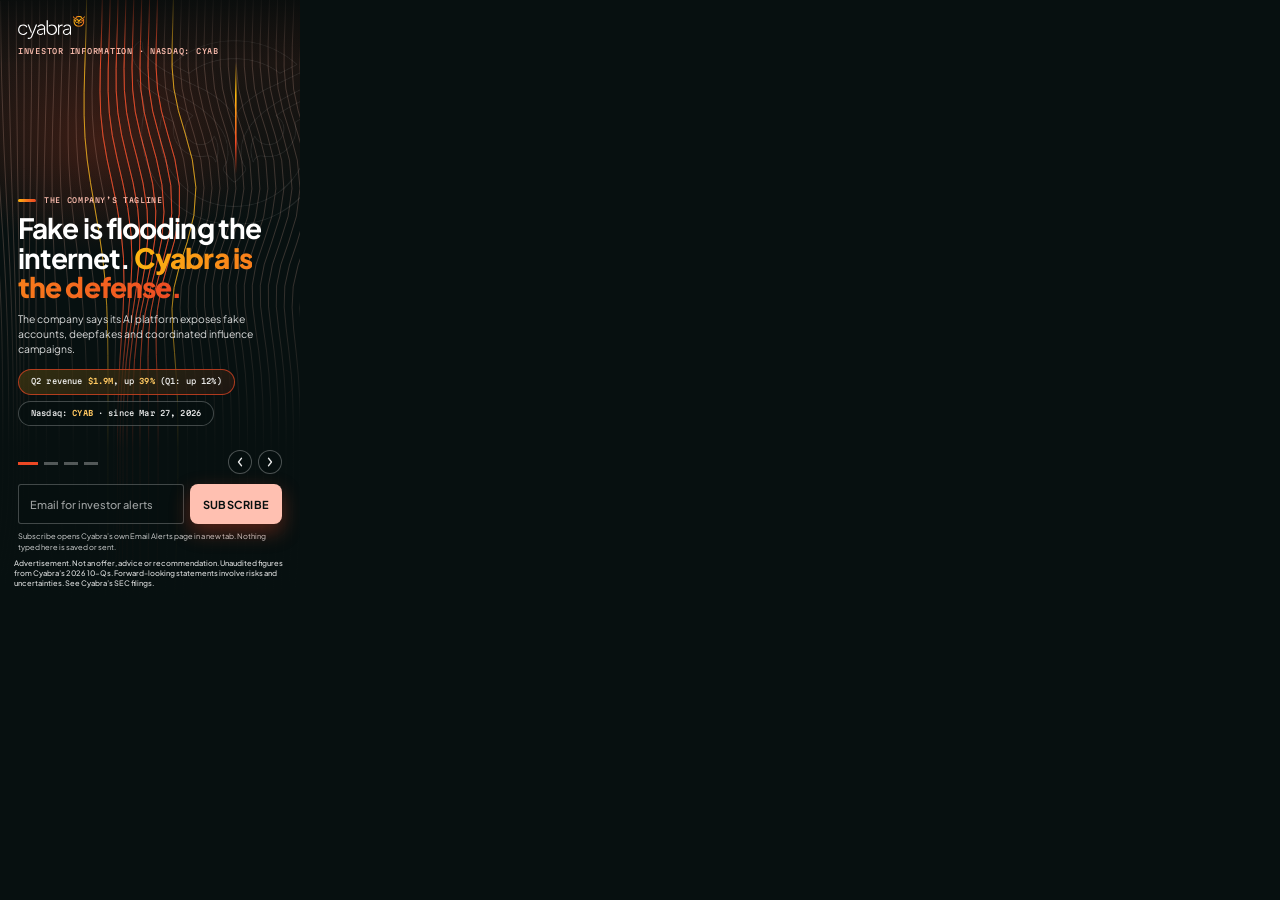
<file: concept-c-dashboard/index.html>
<!DOCTYPE html>
<html lang="en">
<head>
<meta name="robots" content="noindex,nofollow">
<meta charset="UTF-8">
<meta name="ad.size" content="width=300,height=600">
<meta http-equiv="X-UA-Compatible" content="IE=Edge">
<meta name="viewport" content="width=300,initial-scale=1">
<link rel="icon" href="data:,">
<title>Cyabra, Inc. — Investor Alerts</title>
<link rel="preconnect" href="https://fonts.googleapis.com">
<link rel="preconnect" href="https://fonts.gstatic.com" crossorigin>
<link href="https://fonts.googleapis.com/css2?family=Martian+Mono:wght@400;500;600&family=Plus+Jakarta+Sans:wght@300;400;500;600;700;800&display=swap" rel="stylesheet">
<link rel="stylesheet" href="style.css">
</head>
<body>
<!-- GENERATED by build_concept_c.py from ../concept-a-photo/ (a-fingerprint: 0850643bce16).
     Don't edit this file: edit Concept A and re-run the script. -->


<!--
  Cyabra, Inc. — IR display banner, 300x600 — Concept C (Concept A + email sign-up): Dark / Scannable.
  Promotes: https://gracinting.github.io/cyabra-ir-concept/
  The look is the IR concept page's own: near-black ground, vermilion and amber accents, its contour-line field (a port of
  the page's wave script, drawn once in the hidden defs below) and its fake-account network schematic. The information
  hierarchy is Concept D's: a numbered section label, one bold headline, then number cards (a gradient numeral, its label and
  note, and bars drawn to scale from the filed numbers). Slides: 1 tagline and headline figures, 2 revenue growth, 3 the
  platform, 4 the listing and contract figures. Concept C is generated from this file (scripts/build_concept_c.py), so
  re-run that after every edit here.
  Every slide's copy and stat comes from .tmp/facts.md (10-Qs, 8-Ks, company releases).
  Written by .tmp/gen_a.py (art from .tmp/motif.py); style.css is hand-edited.
-->

<div id="banner" aria-label="Cyabra, Inc. investor relations advertisement with investor email alerts sign-up">

  <div id="slides">
    <svg class="mk-defs" width="0" height="0" aria-hidden="true" focusable="false"><defs><g id="wf"><path id="l11" d="M-110.7 1.0L-110.2 25.1L-109.4 49.4L-108.1 73.6L-106.4 97.9L-104.1 122.0L-101.5 145.9L-98.8 169.4L-96.2 192.6L-94.1 215.4L-92.7 238.1L-92.1 260.7L-92.1 283.4L-92.5 306.3L-93.2 329.4L-93.9 352.8L-94.4 376.4L-94.7 400.2L-94.8 424.1L-94.9 448.1L-94.7 472.2L-94.0 496.7L-92.7 522.0L-92.0 548.5L-94.7 575.8L-102.7 602.0L-113.0 624.0"/><path id="l12" d="M-102.6 1.0L-102.2 25.1L-101.3 49.4L-100.1 73.6L-98.3 97.9L-96.0 122.0L-93.4 145.9L-90.7 169.4L-88.2 192.5L-86.1 215.4L-84.7 238.0L-84.1 260.6L-84.1 283.3L-84.5 306.2L-85.2 329.4L-85.9 352.8L-86.4 376.4L-86.8 400.2L-86.9 424.1L-86.9 448.1L-86.8 472.2L-86.0 496.7L-84.7 522.0L-84.0 548.4L-86.6 575.7L-94.7 602.0L-105.0 624.0"/><path id="l13" d="M-94.6 1.0L-94.2 25.1L-93.3 49.4L-92.1 73.6L-90.3 97.9L-88.0 122.0L-85.4 145.9L-82.7 169.4L-80.2 192.5L-78.1 215.4L-76.7 238.0L-76.1 260.6L-76.1 283.3L-76.5 306.2L-77.2 329.4L-77.9 352.8L-78.4 376.4L-78.8 400.2L-78.9 424.1L-78.9 448.1L-78.8 472.2L-78.0 496.7L-76.7 522.0L-76.0 548.4L-78.6 575.7L-86.7 602.0L-97.0 624.0"/><path id="l14" d="M-86.6 1.0L-86.2 25.1L-85.3 49.4L-84.1 73.6L-82.3 97.9L-80.0 122.0L-77.4 145.9L-74.7 169.4L-72.2 192.6L-70.1 215.4L-68.7 238.0L-68.1 260.6L-68.1 283.3L-68.5 306.2L-69.2 329.4L-69.9 352.8L-70.4 376.4L-70.7 400.2L-70.9 424.1L-70.9 448.1L-70.8 472.2L-70.0 496.7L-68.7 522.0L-68.0 548.4L-70.6 575.8L-78.7 602.0L-89.0 624.0"/><path id="l15" d="M-78.6 1.0L-78.2 25.1L-77.4 49.4L-76.1 73.6L-74.3 97.9L-72.1 122.0L-69.5 145.9L-66.8 169.4L-64.2 192.6L-62.2 215.4L-60.8 238.1L-60.1 260.7L-60.1 283.4L-60.5 306.3L-61.1 329.4L-61.8 352.8L-62.3 376.5L-62.6 400.2L-62.8 424.2L-62.8 448.2L-62.7 472.2L-61.9 496.7L-60.7 522.0L-60.0 548.5L-62.7 575.8L-70.8 602.0L-81.1 623.9"/><path id="l16" d="M-70.6 1.0L-70.2 25.1L-69.4 49.4L-68.1 73.6L-66.4 97.9L-64.2 122.0L-61.6 145.9L-58.9 169.4L-56.4 192.6L-54.3 215.5L-52.8 238.2L-52.1 260.8L-52.0 283.6L-52.4 306.5L-53.0 329.6L-53.6 353.0L-54.1 376.6L-54.4 400.4L-54.5 424.3L-54.5 448.3L-54.4 472.4L-53.7 496.9L-52.5 522.2L-52.1 548.7L-54.9 575.9L-63.1 602.0L-73.3 623.8"/><path id="l17" d="M-62.7 1.0L-62.2 25.1L-61.4 49.3L-60.2 73.6L-58.5 97.9L-56.3 122.0L-53.8 145.9L-51.2 169.5L-48.6 192.7L-46.5 215.7L-45.0 238.4L-44.2 261.1L-44.0 283.8L-44.3 306.7L-44.8 329.9L-45.3 353.3L-45.7 376.9L-46.0 400.7L-46.1 424.6L-46.1 448.6L-46.0 472.7L-45.4 497.2L-44.4 522.5L-44.2 549.0L-47.3 576.1L-55.7 602.0L-65.5 623.6"/><path id="l18" d="M-54.7 1.0L-54.3 25.1L-53.5 49.3L-52.3 73.6L-50.7 97.8L-48.6 122.0L-46.1 145.9L-43.5 169.6L-41.0 192.9L-38.9 215.9L-37.3 238.7L-36.4 261.5L-36.0 284.2L-36.1 307.2L-36.5 330.3L-36.9 353.7L-37.3 377.3L-37.5 401.1L-37.6 425.0L-37.6 449.0L-37.5 473.1L-37.0 497.7L-36.2 523.0L-36.4 549.5L-40.0 576.5L-48.5 602.0L-57.9 623.4"/><path id="l19" d="M-46.7 1.0L-46.3 25.1L-45.6 49.3L-44.5 73.6L-42.9 97.8L-40.9 122.0L-38.6 146.0L-36.1 169.7L-33.6 193.1L-31.4 216.2L-29.8 239.1L-28.7 262.0L-28.1 284.8L-28.0 307.8L-28.2 331.0L-28.5 354.4L-28.7 378.0L-28.9 401.7L-28.9 425.7L-29.0 449.7L-28.9 473.7L-28.5 498.3L-28.0 523.7L-28.7 550.1L-32.9 576.8L-41.6 601.9L-50.4 623.0"/><path id="l20" d="M-38.8 0.9L-38.4 25.1L-37.8 49.3L-36.7 73.5L-35.2 97.8L-33.4 122.0L-31.1 146.0L-28.7 169.8L-26.4 193.3L-24.2 216.6L-22.4 239.6L-21.2 262.6L-20.4 285.5L-20.1 308.6L-20.0 331.8L-20.1 355.2L-20.2 378.8L-20.3 402.6L-20.4 426.5L-20.4 450.5L-20.3 474.6L-20.1 499.2L-20.1 524.6L-21.4 550.9L-26.2 577.3L-35.0 601.8L-43.0 622.4"/><path id="l21" d="M-30.9 0.9L-30.6 25.0L-29.9 49.2L-29.0 73.5L-27.6 97.7L-25.9 121.9L-23.9 146.0L-21.6 169.9L-19.4 193.5L-17.2 217.0L-15.4 240.2L-14.0 263.3L-13.0 286.4L-12.4 309.6L-12.1 332.9L-12.0 356.3L-12.0 380.0L-12.0 403.8L-12.0 427.7L-12.0 451.7L-12.0 475.8L-12.0 500.4L-12.5 525.7L-14.6 551.7L-20.0 577.7L-28.7 601.5L-35.5 621.7"/><path id="l22" d="M-23.0 0.9L-22.7 25.0L-22.1 49.2L-21.3 73.4L-20.1 97.6L-18.5 121.9L-16.7 146.0L-14.7 170.0L-12.6 193.8L-10.6 217.3L-8.7 240.8L-7.2 264.1L-6.1 287.4L-5.3 310.7L-4.8 334.1L-4.5 357.6L-4.3 381.3L-4.2 405.1L-4.2 429.1L-4.2 453.1L-4.2 477.2L-4.5 501.7L-5.5 526.9L-8.4 552.6L-14.3 577.9L-22.5 601.0L-27.9 620.8"/><path id="l23" d="M-15.1 0.8L-14.8 24.9L-14.4 49.1L-13.6 73.3L-12.6 97.5L-11.3 121.8L-9.7 145.9L-8.0 170.0L-6.1 193.9L-4.2 217.7L-2.5 241.3L-1.0 264.9L0.2 288.4L1.2 311.9L1.9 335.4L2.3 359.1L2.6 382.8L2.8 406.7L2.8 430.6L2.8 454.6L2.7 478.7L2.2 503.2L0.6 528.2L-2.9 553.4L-9.1 578.0L-16.5 600.2L-20.0 619.7"/><path id="l24" d="M-7.2 0.8L-7.0 24.9L-6.6 49.0L-6.0 73.2L-5.2 97.4L-4.1 121.6L-2.9 145.8L-1.4 170.0L0.2 194.0L1.7 217.9L3.3 241.8L4.7 265.5L5.9 289.2L6.8 312.9L7.6 336.6L8.1 360.4L8.5 384.2L8.7 408.2L8.7 432.1L8.7 456.1L8.6 480.2L7.9 504.5L5.8 529.2L1.9 553.9L-4.2 577.6L-10.2 599.1L-11.6 618.5"/><path id="l25" d="M0.6 0.7L0.8 24.8L1.1 48.9L1.5 73.1L2.2 97.2L3.0 121.4L3.9 145.6L5.0 169.8L6.2 193.9L7.4 218.0L8.6 242.0L9.8 265.9L10.8 289.8L11.7 313.7L12.3 337.6L12.8 361.5L13.2 385.4L13.4 409.4L13.4 433.3L13.5 457.3L13.3 481.4L12.4 505.6L10.1 529.9L6.1 553.9L0.7 576.8L-3.5 597.7L-2.6 617.2"/><path id="l26" d="M8.5 0.7L8.6 24.7L8.8 48.8L9.1 72.9L9.5 97.0L10.0 121.2L10.6 145.4L11.3 169.5L12.1 193.7L12.9 217.8L13.7 241.9L14.5 266.0L15.2 290.0L15.8 314.0L16.3 338.0L16.7 362.0L16.9 386.0L17.1 410.0L17.1 434.0L17.1 458.0L16.9 482.0L16.0 506.0L13.8 529.9L10.2 553.2L6.1 575.4L4.0 595.9L7.2 615.9"/><path id="l27" d="M16.3 0.6L16.3 24.6L16.4 48.7L16.6 72.7L16.8 96.8L17.0 120.9L17.3 145.0L17.6 169.1L18.0 193.2L18.3 217.3L18.7 241.4L19.0 265.5L19.4 289.5L19.6 313.6L19.9 337.6L20.0 361.7L20.2 385.7L20.2 409.7L20.3 433.7L20.3 457.7L20.1 481.7L19.3 505.5L17.4 529.0L14.7 551.8L12.4 573.5L12.6 594.1L17.7 614.9"/><path id="l28" d="M24.1 0.5L24.1 24.5L24.1 48.5L24.1 72.5L24.1 96.5L24.0 120.5L24.0 144.5L24.0 168.5L24.0 192.5L23.9 216.4L23.9 240.4L23.9 264.4L23.8 288.4L23.8 312.4L23.8 336.4L23.8 360.4L23.8 384.4L23.8 408.4L23.8 432.4L23.8 456.4L23.7 480.3L23.1 504.0L21.9 527.2L20.5 549.7L20.1 571.2L22.6 592.3L29.0 614.2"/><path id="l29" d="M31.9 0.4L31.9 24.4L31.7 48.4L31.6 72.3L31.4 96.2L31.1 120.0L30.8 143.9L30.5 167.7L30.2 191.5L29.9 215.2L29.6 239.0L29.4 262.8L29.2 286.6L29.0 310.4L28.9 334.3L28.8 358.2L28.8 382.1L28.7 406.1L28.7 430.1L28.7 454.1L28.7 478.0L28.4 501.6L28.1 524.7L28.1 547.1L29.6 569.0L33.7 590.9L40.7 614.0"/><path id="l30" d="M39.7 0.4L39.6 24.3L39.4 48.2L39.1 72.0L38.7 95.8L38.2 119.5L37.8 143.1L37.3 166.7L36.9 190.2L36.5 213.8L36.3 237.3L36.1 260.8L36.0 284.4L36.0 308.0L36.0 331.7L36.0 355.5L36.1 379.3L36.1 403.2L36.1 427.2L36.1 451.2L36.1 475.1L36.3 498.8L36.7 522.0L38.0 544.7L40.9 567.2L45.9 590.1L52.5 614.4"/><path id="l31" d="M47.5 0.3L47.4 24.2L47.0 48.0L46.6 71.7L46.1 95.4L45.5 118.9L44.9 142.3L44.4 165.6L44.1 188.9L44.0 212.1L44.1 235.3L44.3 258.6L44.7 282.0L45.1 305.5L45.5 329.1L45.9 352.8L46.1 376.6L46.3 400.5L46.4 424.4L46.4 448.4L46.4 472.4L46.8 496.1L47.9 519.6L50.0 542.8L53.6 566.1L58.5 590.1L63.9 615.5"/><path id="l32" d="M55.4 0.2L55.1 24.0L54.7 47.8L54.1 71.4L53.5 94.9L52.8 118.2L52.3 141.4L52.0 164.4L52.1 187.4L52.4 210.4L53.2 233.4L54.1 256.6L55.2 279.9L56.3 303.4L57.3 327.0L58.1 350.8L58.7 374.6L59.0 398.5L59.1 422.5L59.1 446.5L59.2 470.5L59.8 494.4L61.1 518.2L63.4 542.0L66.8 566.2L70.9 591.1L74.5 617.1"/><path id="l33" d="M63.2 0.1L62.9 23.9L62.4 47.6L61.7 71.1L61.0 94.4L60.4 117.5L60.0 140.4L60.1 163.2L60.7 186.0L61.9 208.8L63.5 231.8L65.4 255.0L67.3 278.5L69.1 302.2L70.6 326.0L71.8 350.0L72.6 374.0L73.0 398.0L73.2 422.0L73.2 446.0L73.3 470.0L73.8 494.1L75.0 518.2L77.0 542.5L79.6 567.3L82.2 592.8L83.8 619.1"/><path id="l34" d="M71.0 -0.0L70.6 23.8L70.1 47.4L69.3 70.8L68.6 93.9L68.1 116.8L68.1 139.4L68.7 162.0L70.1 184.6L72.2 207.4L74.8 230.6L77.6 254.1L80.2 278.0L82.5 302.1L84.3 326.4L85.6 350.7L86.4 374.9L86.9 399.1L87.0 423.1L87.1 447.1L87.1 471.2L87.5 495.3L88.3 519.7L89.5 544.3L90.9 569.4L91.9 595.1L91.8 621.2"/><path id="l35" d="M78.8 -0.1L78.4 23.6L77.8 47.1L77.0 70.4L76.3 93.4L76.0 116.0L76.4 138.5L77.7 160.9L80.0 183.5L83.2 206.5L86.7 230.0L90.1 254.1L93.1 278.6L95.4 303.3L97.0 328.0L98.0 352.7L98.6 377.2L98.8 401.4L98.9 425.5L99.0 449.6L99.0 473.6L99.1 497.8L99.4 522.2L99.8 546.9L100.0 572.0L99.6 597.5L98.3 623.1"/><path id="l36" d="M86.6 -0.3L86.2 23.5L85.5 46.9L84.7 70.1L84.1 92.8L84.1 115.3L85.0 137.6L87.2 159.9L90.5 182.7L94.5 206.0L98.6 230.1L102.3 254.9L105.0 280.0L106.7 305.3L107.6 330.5L107.9 355.4L108.0 380.1L108.0 404.4L107.9 428.6L107.9 452.6L107.9 476.6L107.9 500.8L107.8 525.1L107.5 549.7L106.8 574.6L105.6 599.6L103.6 624.7"/><path id="l37" d="M94.5 -0.4L94.0 23.3L93.3 46.7L92.5 69.7L92.0 92.3L92.3 114.6L93.9 136.8L96.9 159.2L101.2 182.2L105.9 206.1L110.3 230.9L113.5 256.4L115.4 282.1L116.0 307.8L115.7 333.2L115.1 358.2L114.5 382.9L114.1 407.2L113.9 431.4L113.9 455.4L113.9 479.4L113.7 503.5L113.4 527.7L112.7 552.1L111.7 576.6L110.1 601.2L108.0 625.6"/><path id="l38" d="M102.3 -0.5L101.8 23.2L101.1 46.5L100.3 69.3L100.0 91.8L100.7 113.9L103.0 136.0L106.9 158.6L111.9 182.0L117.0 206.6L121.1 232.1L123.5 258.2L124.0 284.4L123.1 310.3L121.5 335.6L119.9 360.5L118.7 385.0L117.9 409.2L117.6 433.3L117.5 457.3L117.5 481.3L117.4 505.4L117.0 529.5L116.3 553.6L115.3 577.8L113.9 601.9L112.2 626.0"/><path id="l39" d="M110.2 -0.6L109.6 23.0L108.9 46.2L108.2 69.0L108.1 91.3L109.3 113.3L112.3 135.4L117.0 158.2L122.6 182.1L127.7 207.4L131.0 233.6L132.0 260.3L130.8 286.6L128.4 312.3L125.6 337.3L123.3 361.8L121.6 385.9L120.6 410.0L120.2 434.0L120.1 458.0L120.1 482.0L120.0 506.0L119.7 530.0L119.2 554.0L118.5 578.0L117.6 601.9L116.5 625.7"/><path id="l40" d="M118.0 -0.7L117.5 22.9L116.7 46.0L116.1 68.7L116.2 90.8L117.9 112.8L121.6 134.9L127.0 158.0L133.0 182.5L137.7 208.5L139.9 235.3L139.2 262.1L136.3 288.3L132.6 313.5L129.0 338.0L126.2 361.9L124.4 385.7L123.4 409.5L123.0 433.5L123.0 457.5L123.0 481.4L122.9 505.4L122.8 529.4L122.5 553.3L122.2 577.3L121.8 601.1L121.3 625.0"/><path id="l41" d="M125.9 -0.8L125.3 22.8L124.6 45.8L124.0 68.4L124.4 90.4L126.6 112.3L130.9 134.6L137.0 158.0L143.0 183.1L147.1 209.7L147.9 236.9L145.4 263.7L141.1 289.4L136.4 314.0L132.5 337.7L129.8 361.1L128.2 384.5L127.3 408.2L127.0 432.0L127.0 456.0L127.0 480.0L127.0 504.0L127.0 528.0L127.0 551.9L126.9 575.9L126.9 599.9L126.8 623.9"/><path id="l42" d="M133.8 -0.8L133.2 22.6L132.5 45.6L132.0 68.1L132.7 90.0L135.3 111.9L140.3 134.3L146.7 158.2L152.7 183.9L155.8 211.0L155.0 238.3L151.0 264.9L145.5 290.0L140.5 313.7L136.8 336.8L134.5 359.7L133.4 382.8L132.9 406.2L132.7 430.0L132.7 454.0L132.7 478.0L132.7 502.0L132.7 526.1L132.8 550.1L132.9 574.2L133.0 598.4L133.1 622.6"/><path id="l43" d="M141.7 -0.9L141.1 22.5L140.4 45.5L140.0 67.8L140.9 89.7L144.0 111.5L149.5 134.1L156.3 158.4L161.9 184.6L164.0 212.1L161.7 239.5L156.3 265.6L150.2 289.9L145.2 312.9L142.1 335.4L140.6 357.9L140.1 380.8L140.0 404.2L140.0 428.0L140.0 451.9L140.0 475.9L140.0 500.0L140.0 524.1L140.0 548.3L140.0 572.5L140.1 596.8L140.3 621.2"/><path id="l44" d="M149.6 -1.0L149.0 22.4L148.3 45.3L148.0 67.6L149.2 89.4L152.7 111.2L158.7 134.0L165.6 158.7L170.8 185.4L171.8 213.2L168.1 240.4L161.7 265.9L155.3 289.5L150.8 311.9L148.6 333.9L148.0 356.2L148.2 379.0L148.5 402.4L148.6 426.1L148.6 450.1L148.6 474.1L148.6 498.2L148.5 522.3L148.4 546.5L148.2 570.9L148.1 595.4L148.0 620.0"/><path id="l45" d="M157.5 -1.1L156.9 22.3L156.2 45.2L156.1 67.4L157.5 89.1L161.4 111.0L167.7 134.0L174.8 159.0L179.4 186.1L179.3 214.1L174.4 241.1L167.3 266.0L161.0 288.9L157.3 310.7L156.0 332.4L156.3 354.6L157.1 377.5L157.8 400.9L158.1 424.6L158.1 448.6L158.1 472.6L158.0 496.7L157.8 520.8L157.5 545.1L157.0 569.6L156.6 594.1L156.2 618.9"/><path id="l46" d="M165.5 -1.1L164.9 22.3L164.2 45.1L164.1 67.2L165.7 88.9L169.9 110.8L176.6 134.0L183.6 159.4L187.8 186.8L186.6 214.8L180.7 241.5L173.2 265.8L167.3 288.1L164.4 309.5L164.1 331.1L165.3 353.3L166.6 376.3L167.5 399.8L167.9 423.6L168.0 447.5L168.0 471.5L167.8 495.6L167.5 519.8L167.0 544.1L166.3 568.5L165.5 593.1L164.7 617.9"/><path id="l47" d="M173.4 -1.2L172.8 22.2L172.2 45.0L172.1 67.1L173.9 88.7L178.4 110.7L185.3 134.0L192.3 159.7L195.9 187.4L193.9 215.4L187.3 241.8L179.6 265.6L174.1 287.4L172.0 308.5L172.7 330.0L174.5 352.4L176.2 375.4L177.4 399.0L177.8 422.9L177.9 446.8L177.9 470.8L177.7 494.9L177.2 519.0L176.5 543.3L175.6 567.7L174.5 592.4L173.4 617.2"/><path id="l48" d="M181.4 -1.2L180.8 22.1L180.1 44.9L180.2 67.0L182.1 88.6L186.8 110.6L193.9 134.1L200.9 160.0L204.0 187.8L201.3 215.8L194.1 241.9L186.3 265.3L181.3 286.7L180.0 307.7L181.4 329.2L183.7 351.7L185.7 374.9L187.0 398.5L187.6 422.4L187.6 446.4L187.6 470.4L187.4 494.5L186.9 518.6L186.0 542.8L184.8 567.2L183.4 591.8L182.0 616.7"/><path id="l49" d="M189.4 -1.2L188.8 22.1L188.1 44.8L188.2 66.9L190.3 88.5L195.2 110.5L202.4 134.1L209.2 160.2L212.0 188.2L208.7 216.1L201.1 242.0L193.4 265.0L188.8 286.2L188.2 307.0L190.1 328.6L192.8 351.2L195.0 374.5L196.4 398.3L197.0 422.2L197.1 446.2L197.0 470.2L196.8 494.2L196.2 518.3L195.2 542.5L193.9 566.8L192.3 591.4L190.6 616.2"/><path id="l50" d="M197.3 -1.2L196.7 22.1L196.1 44.8L196.2 66.8L198.4 88.4L203.4 110.5L210.7 134.2L217.5 160.3L220.0 188.4L216.3 216.3L208.4 242.0L200.7 264.8L196.5 285.8L196.3 306.6L198.7 328.2L201.6 350.9L204.0 374.3L205.5 398.1L206.1 422.1L206.1 446.1L206.1 470.1L205.8 494.1L205.2 518.2L204.2 542.3L202.7 566.6L201.0 591.1L199.1 616.0"/><path id="l51" d="M205.3 -1.3L204.7 22.1L204.1 44.7L204.3 66.8L206.5 88.4L211.6 110.4L218.9 134.2L225.7 160.5L227.9 188.6L224.0 216.5L215.9 242.0L208.3 264.6L204.4 285.5L204.5 306.3L207.1 328.0L210.2 350.7L212.7 374.2L214.2 398.1L214.8 422.0L214.9 446.0L214.8 470.0L214.5 494.0L213.9 518.1L212.8 542.2L211.3 566.5L209.4 591.0L207.4 615.8"/><path id="l52" d="M213.3 -1.3L212.7 22.0L212.1 44.7L212.3 66.7L214.5 88.3L219.7 110.4L227.1 134.2L233.8 160.5L235.9 188.7L231.8 216.6L223.7 242.0L216.1 264.5L212.3 285.3L212.6 306.1L215.4 327.8L218.6 350.6L221.1 374.2L222.6 398.0L223.2 422.0L223.3 446.0L223.2 470.0L223.0 494.0L222.3 518.1L221.2 542.2L219.6 566.4L217.7 590.9L215.7 615.7"/><path id="l53" d="M221.3 -1.3L220.7 22.0L220.1 44.7L220.3 66.7L222.5 88.3L227.7 110.4L235.1 134.2L241.8 160.6L243.9 188.7L239.7 216.6L231.5 242.0L224.0 264.5L220.3 285.2L220.7 306.0L223.5 327.8L226.8 350.6L229.3 374.2L230.8 398.0L231.4 422.0L231.5 446.0L231.4 470.0L231.2 494.0L230.5 518.0L229.4 542.1L227.8 566.4L225.8 590.9L223.7 615.6"/><path id="l54" d="M229.3 -1.3L228.7 22.0L228.1 44.7L228.3 66.7L230.5 88.3L235.7 110.4L243.2 134.2L249.8 160.6L251.9 188.8L247.7 216.6L239.5 242.0L231.9 264.4L228.2 285.2L228.7 306.0L231.5 327.7L234.8 350.6L237.4 374.1L238.9 398.0L239.5 422.0L239.5 446.0L239.5 470.0L239.2 494.0L238.5 518.0L237.4 542.1L235.8 566.4L233.9 590.8L231.8 615.6"/><path id="l55" d="M237.3 -1.3L236.7 22.0L236.1 44.7L236.3 66.7L238.5 88.3L243.7 110.4L251.2 134.2L257.8 160.6L259.9 188.8L255.7 216.6L247.5 242.0L239.9 264.4L236.2 285.2L236.7 306.0L239.5 327.7L242.8 350.6L245.4 374.1L246.9 398.0L247.5 422.0L247.5 446.0L247.5 470.0L247.2 494.0L246.5 518.0L245.4 542.1L243.8 566.4L241.9 590.8L239.8 615.6"/><path id="l56" d="M245.3 -1.3L244.7 22.0L244.1 44.7L244.3 66.7L246.5 88.3L251.7 110.4L259.1 134.2L265.8 160.6L267.9 188.7L263.7 216.6L255.5 242.0L247.9 264.4L244.3 285.2L244.7 306.0L247.5 327.8L250.8 350.6L253.3 374.2L254.8 398.0L255.4 422.0L255.5 446.0L255.5 470.0L255.2 494.0L254.5 518.0L253.4 542.1L251.8 566.4L249.8 590.9L247.7 615.6"/><path id="l57" d="M253.3 -1.2L252.7 22.1L252.1 44.7L252.3 66.7L254.5 88.3L259.6 110.4L267.1 134.2L273.8 160.5L275.9 188.7L271.8 216.6L263.6 242.0L256.0 264.5L252.3 285.3L252.7 306.0L255.4 327.8L258.7 350.6L261.2 374.2L262.7 398.0L263.3 422.0L263.4 446.0L263.3 470.0L263.1 494.0L262.4 518.1L261.3 542.2L259.7 566.4L257.7 590.9L255.7 615.7"/><path id="l58" d="M261.4 -1.2L260.8 22.1L260.1 44.8L260.2 66.8L262.4 88.4L267.5 110.4L274.9 134.2L281.7 160.5L283.9 188.6L279.9 216.5L271.8 242.0L264.2 264.6L260.3 285.4L260.6 306.2L263.3 327.9L266.5 350.7L269.0 374.2L270.5 398.0L271.1 422.0L271.1 446.0L271.1 470.0L270.8 494.0L270.1 518.1L269.0 542.2L267.4 566.5L265.5 591.0L263.5 615.8"/><path id="l59" d="M269.5 -1.1L268.8 22.2L268.1 44.9L268.2 66.9L270.3 88.5L275.3 110.5L282.7 134.2L289.5 160.4L292.0 188.5L288.1 216.4L280.1 242.0L272.4 264.7L268.4 285.6L268.5 306.3L271.0 328.0L274.1 350.8L276.6 374.2L278.1 398.1L278.7 422.0L278.7 446.0L278.7 470.0L278.4 494.1L277.7 518.1L276.6 542.2L275.0 566.5L273.1 591.1L271.2 615.9"/><path id="l60" d="M277.6 -1.0L276.9 22.3L276.2 45.0L276.2 67.0L278.1 88.6L283.0 110.5L290.4 134.1L297.3 160.2L300.0 188.3L296.4 216.3L288.6 242.0L280.8 264.8L276.6 285.8L276.3 306.6L278.6 328.2L281.6 350.9L284.0 374.3L285.5 398.1L286.1 422.1L286.1 446.1L286.1 470.1L285.8 494.1L285.1 518.2L284.0 542.3L282.5 566.7L280.6 591.3L278.7 616.2"/><path id="l61" d="M285.7 -0.9L285.0 22.5L284.2 45.2L284.1 67.2L285.9 88.8L290.7 110.6L297.9 134.1L305.0 160.0L308.0 188.0L304.8 216.1L297.2 242.0L289.4 265.0L284.8 286.1L284.2 307.0L286.2 328.6L288.9 351.1L291.3 374.5L292.7 398.2L293.3 422.2L293.3 446.2L293.3 470.2L293.0 494.2L292.3 518.3L291.2 542.5L289.7 566.9L288.0 591.5L286.2 616.5"/><path id="l62" d="M294.0 -0.7L293.2 22.6L292.3 45.4L292.1 67.4L293.6 89.0L298.2 110.8L305.3 134.0L312.6 159.8L316.0 187.7L313.3 215.8L306.0 241.9L298.1 265.2L293.2 286.6L292.1 307.4L293.6 329.0L296.1 351.5L298.3 374.7L299.7 398.4L300.2 422.3L300.3 446.3L300.3 470.3L300.0 494.3L299.4 518.5L298.3 542.7L296.9 567.2L295.2 591.9L293.6 617.0"/><path id="l63" d="M302.3 -0.5L301.5 22.9L300.5 45.7L300.0 67.7L301.3 89.2L305.6 110.9L312.6 134.0L320.0 159.5L323.9 187.2L321.9 215.4L315.0 241.8L307.1 265.5L301.7 287.1L300.0 308.0L301.1 329.5L303.2 351.9L305.2 375.0L306.5 398.7L307.0 422.5L307.1 446.5L307.1 470.5L306.8 494.6L306.2 518.8L305.2 543.1L303.8 567.6L302.3 592.4L301.0 617.6"/><path id="l64" d="M310.6 -0.3L309.8 23.1L308.7 46.0L308.0 68.1L309.0 89.6L312.9 111.1L319.7 134.0L327.3 159.2L331.7 186.7L330.5 214.9L324.1 241.6L316.3 265.7L310.4 287.6L308.1 308.7L308.6 330.2L310.3 352.5L312.1 375.5L313.2 399.1L313.7 422.9L313.8 446.9L313.7 470.9L313.5 495.0L312.9 519.2L312.0 543.5L310.7 568.2L309.5 593.1L308.4 618.4"/><path id="l65" d="M319.1 0.0L318.2 23.4L316.9 46.3L316.0 68.5L316.7 90.0L320.2 111.4L326.8 134.0L334.4 158.9L339.4 186.2L339.0 214.4L333.4 241.4L325.7 265.9L319.4 288.2L316.4 309.5L316.2 331.0L317.4 353.2L318.8 376.1L319.8 399.6L320.3 423.4L320.3 447.4L320.3 471.4L320.1 495.5L319.5 519.7L318.7 544.2L317.7 568.9L316.7 594.0L316.1 619.3"/><path id="l66" d="M327.6 0.3L326.7 23.8L325.3 46.7L324.1 68.9L324.4 90.4L327.5 111.8L333.6 134.1L341.3 158.6L346.9 185.5L347.5 213.7L342.7 241.0L335.3 266.0L328.7 288.8L325.0 310.4L324.0 331.9L324.6 354.1L325.7 376.9L326.5 400.3L326.9 424.1L326.9 448.1L326.9 472.1L326.7 496.2L326.2 520.5L325.6 545.0L324.8 569.9L324.2 595.0L324.0 620.4"/><path id="l67" d="M336.3 0.6L335.3 24.1L333.7 47.1L332.3 69.4L332.2 90.9L334.7 112.2L340.4 134.3L348.0 158.3L354.2 184.9L355.9 212.9L352.1 240.4L345.2 266.0L338.4 289.3L333.9 311.3L332.2 333.0L332.1 355.1L332.7 377.9L333.3 401.3L333.6 425.0L333.6 449.0L333.6 473.0L333.4 497.2L333.1 521.5L332.6 546.1L332.2 571.0L332.0 596.1L332.4 621.6"/><path id="l68" d="M345.0 0.9L344.0 24.5L342.3 47.5L340.6 69.9L340.0 91.5L341.9 112.7L347.1 134.5L354.6 158.1L361.3 184.2L364.0 212.0L361.4 239.7L355.1 265.8L348.3 289.7L343.3 312.1L340.8 334.1L340.0 356.3L340.1 379.1L340.4 402.4L340.6 426.1L340.6 450.1L340.6 474.1L340.5 498.3L340.3 522.6L340.1 547.3L340.0 572.2L340.3 597.4L341.4 622.8"/><path id="l69" d="M353.9 1.2L352.8 24.8L351.0 48.0L349.1 70.5L348.0 92.1L349.3 113.3L353.8 134.9L361.0 158.0L368.1 183.6L371.9 211.1L370.5 238.9L365.2 265.4L358.6 290.0L353.2 312.9L349.9 335.2L348.4 357.6L348.0 380.4L348.0 403.7L348.1 427.4L348.1 451.4L348.1 475.4L348.0 499.6L348.0 524.0L348.1 548.6L348.4 573.6L349.3 598.7L351.0 624.0"/><path id="l70" d="M362.9 1.4L361.7 25.1L359.8 48.4L357.6 71.0L356.1 92.8L356.7 114.0L360.5 135.3L367.3 158.0L374.6 183.0L379.4 210.1L379.4 237.9L375.2 264.8L369.0 290.0L363.4 313.5L359.5 336.2L357.4 358.8L356.5 381.7L356.2 405.1L356.1 428.8L356.1 452.8L356.1 476.8L356.2 501.0L356.3 525.4L356.7 550.0L357.5 574.9L358.9 599.9L361.2 624.9"/><path id="l71" d="M372.0 1.7L370.8 25.4L368.8 48.8L366.3 71.6L364.4 93.5L364.3 114.7L367.3 135.9L373.5 158.1L380.9 182.5L386.5 209.1L387.9 236.8L385.0 264.0L379.6 289.7L374.0 313.9L369.7 337.1L367.1 360.0L365.7 383.1L365.1 406.5L364.9 430.2L364.8 454.2L364.9 478.2L365.0 502.4L365.3 526.8L366.0 551.3L367.3 576.1L369.2 601.0L372.0 625.7"/></g><linearGradient id="scan-g" x1="0" y1="0" x2="0" y2="1"><stop offset="0" stop-color="#fdb811" stop-opacity="0"/><stop offset=".3" stop-color="#fdb811"/><stop offset=".72" stop-color="#ec4824"/><stop offset="1" stop-color="#ec4824" stop-opacity="0"/></linearGradient><linearGradient id="scan-glow" x1="0" y1="0" x2="1" y2="0"><stop offset="0" stop-color="#ec4824" stop-opacity="0"/><stop offset="1" stop-color="#ec4824" stop-opacity=".16"/></linearGradient></defs></svg>

    <!-- Slide 1 — Overview -->
    <section class="slide" data-index="0">
      <div class="slide-bg motif" role="img" aria-label="Contour lines: a bundle of vermilion lines runs through many grey ones, standing for coordinated accounts among real ones."><svg viewBox="0 0 300 600" aria-hidden="true" focusable="false"><g fill="none" stroke-linejoin="round" transform="translate(0 0)"><use href="#wf" stroke="#ffc0b1" stroke-opacity="0.2"/><g stroke="#fdb811" stroke-opacity="0.75"><use href="#l36"/><use href="#l47"/></g><g stroke="#ec4824" stroke-opacity="0.92"><use href="#l38"/><use href="#l39"/><use href="#l40"/><use href="#l41"/><use href="#l42"/><use href="#l43"/><use href="#l44"/><use href="#l45"/></g></g><image href="assets/owl.png" x="132" y="40" width="205" height="185" opacity=".1"/><rect x="235" y="62" width="1.6" height="112" fill="url(#scan-g)"/></svg></div>
      <div class="slide-scrim-top"></div>
      <div class="slide-scrim-bottom"></div>
      <div class="slide-copy">
      <div class="s-body s-hero">
        <div class="s-eyebrow plain">The company’s tagline</div>
        <h2 class="s-h hero">Fake is flooding the internet. <em>Cyabra is the defense.</em></h2>
        <p class="s-sub">The company says its AI platform exposes fake accounts, deepfakes and coordinated influence campaigns.</p>
        <div class="s-chips">
          <span class="s-chip g">Q2 revenue <b>$1.9M</b>, up <b>39%</b> (Q1: up 12%)</span>
          <span class="s-chip">Nasdaq: <b>CYAB</b> · since Mar 27, 2026</span>
        </div>
      </div>
      </div>
    </section>

    <!-- Slide 2 — Revenue growth -->
    <section class="slide" data-index="1">
      <div class="slide-bg motif" role="img" aria-label="Faint contour-line background."><svg viewBox="0 0 300 600" aria-hidden="true" focusable="false"><g fill="none" stroke-linejoin="round" transform="translate(-40 0)"><use href="#wf" stroke="#ffc0b1" stroke-opacity="0.1"/><g stroke="#fdb811" stroke-opacity="0.3"><use href="#l36"/><use href="#l47"/></g><g stroke="#ec4824" stroke-opacity="0.22"><use href="#l38"/><use href="#l39"/><use href="#l40"/><use href="#l41"/><use href="#l42"/><use href="#l43"/><use href="#l44"/><use href="#l45"/></g></g></svg></div>
      <div class="slide-scrim-top"></div>
      <div class="slide-scrim-bottom"></div>
      <div class="slide-copy">
      <div class="s-body">
        <div class="s-sec"><span class="s-badge">1</span><span class="s-eyebrow">Revenue growth · <span class="src">10-Qs</span></span></div>
        <h2 class="s-h">Second-quarter revenue up <em>39%</em> (Q1: up 12%)</h2>
        <p class="s-sub">First-half 2026 revenue: $3.3M, up 26% on $2.6M.</p>
        <div class="s-card">
          <div>
            <div class="s-num">+39%</div>
            <div class="s-lab">Q2 2026 revenue vs. Q2 2025</div>
            <div class="s-note">A $1.9M quarter, up from $1.3M.</div>
          </div>
          <div class="s-bars"><div class="s-bar"><b>$1.3M</b><i style="height:42px"></i><span>Q2 ’25</span></div><div class="s-bar now"><b>$1.9M</b><i style="height:58px"></i><span>Q2 ’26</span></div></div>
        </div>
        <div class="s-card glow">
          <div>
            <div class="s-num">$8.1M</div>
            <div class="s-flag">+29% year over year</div>
            <div class="s-lab mono">ARR · Jun 30, 2026</div>
            <div class="s-note">Company-defined; not GAAP or a forecast.</div>
          </div>
          <div class="s-bars"><div class="s-bar"><b>$6.3M</b><i style="height:45px"></i><span>JUN ’25</span></div><div class="s-bar"><b>$6.1M</b><i style="height:44px"></i><span>DEC ’25</span></div><div class="s-bar now"><b>$8.1M</b><i style="height:58px"></i><span>JUN ’26</span></div></div>
        </div>
      </div>
      </div>
    </section>

    <!-- Slide 3 — The platform -->
    <section class="slide" data-index="2">
      <div class="slide-bg motif" role="img" aria-label="Faint contour-line background."><svg viewBox="0 0 300 600" aria-hidden="true" focusable="false"><g fill="none" stroke-linejoin="round" transform="translate(95 0)"><use href="#wf" stroke="#ffc0b1" stroke-opacity="0.1"/><g stroke="#fdb811" stroke-opacity="0.3"><use href="#l36"/><use href="#l47"/></g><g stroke="#ec4824" stroke-opacity="0.22"><use href="#l38"/><use href="#l39"/><use href="#l40"/><use href="#l41"/><use href="#l42"/><use href="#l43"/><use href="#l44"/><use href="#l45"/></g></g></svg></div>
      <div class="slide-scrim-top"></div>
      <div class="slide-scrim-bottom"></div>
      <div class="slide-copy">
      <div class="s-body">
        <div class="s-sec"><span class="s-badge">2</span><span class="s-eyebrow">The platform · per the company</span></div>
        <h2 class="s-h">How the platform works</h2>
        <div class="s-card net">
          <span class="s-cap">ILLUSTRATIVE · SHOWS NO DATA</span>
          <svg class="s-net" viewBox="0 0 246.4 83.6" width="246.4" height="83.6" role="img" aria-label="Schematic: many grey account dots and a tight group of vermilion dots linked to one amber source dot."><line class="m-edge" x1="187.5" y1="31.0" x2="171.5" y2="61.4"/><line class="m-edge" x1="187.5" y1="31.0" x2="150.4" y2="35.2"/><line class="m-edge" x1="163.1" y1="46.4" x2="174.1" y2="60.1"/><line class="m-edge" x1="163.1" y1="46.4" x2="185.0" y2="46.9"/><line class="m-edge" x1="196.8" y1="47.2" x2="182.4" y2="58.3"/><line class="m-edge" x1="174.1" y1="60.1" x2="160.1" y2="35.2"/><line class="m-edge" x1="174.1" y1="60.1" x2="161.3" y2="34.2"/><line class="m-edge" x1="171.5" y1="61.4" x2="150.4" y2="35.2"/><line class="m-edge" x1="160.1" y1="35.2" x2="185.0" y2="46.9"/><line class="m-edge" x1="185.0" y1="46.9" x2="161.3" y2="34.2"/><line class="m-edge" x1="119.7" y1="44.9" x2="187.5" y2="31.0"/><line class="m-edge" x1="119.7" y1="44.9" x2="163.1" y2="46.4"/><line class="m-edge" x1="119.7" y1="44.9" x2="196.8" y2="47.2"/><line class="m-edge" x1="119.7" y1="44.9" x2="174.1" y2="60.1"/><line class="m-edge" x1="119.7" y1="44.9" x2="171.5" y2="61.4"/><circle class="m-real" cx="112.1" cy="46.1" r="2"/><circle class="m-real" cx="222.5" cy="39.3" r="2"/><circle class="m-real" cx="125.0" cy="48.0" r="2"/><circle class="m-real" cx="49.4" cy="42.6" r="2"/><circle class="m-real" cx="28.2" cy="27.8" r="2"/><circle class="m-real" cx="27.4" cy="63.9" r="2"/><circle class="m-real" cx="168.5" cy="9.2" r="2"/><circle class="m-real" cx="236.1" cy="74.9" r="2"/><circle class="m-real" cx="43.0" cy="7.2" r="2"/><circle class="m-real" cx="129.8" cy="10.4" r="2"/><circle class="m-real" cx="50.7" cy="23.4" r="2"/><circle class="m-real" cx="13.2" cy="39.2" r="2"/><circle class="m-real" cx="109.3" cy="66.2" r="2"/><circle class="m-real" cx="127.7" cy="51.8" r="2"/><circle class="m-real" cx="123.2" cy="53.4" r="2"/><circle class="m-real" cx="113.2" cy="26.0" r="2"/><circle class="m-real" cx="239.7" cy="77.1" r="2"/><circle class="m-real" cx="202.8" cy="56.6" r="2"/><circle class="m-real" cx="79.9" cy="22.5" r="2"/><circle class="m-real" cx="73.8" cy="11.2" r="2"/><circle class="m-real" cx="204.3" cy="33.7" r="2"/><circle class="m-real" cx="230.4" cy="66.6" r="2"/><circle class="m-real" cx="6.3" cy="21.1" r="2"/><circle class="m-real" cx="219.3" cy="39.6" r="2"/><circle class="m-real" cx="235.7" cy="34.5" r="2"/><circle class="m-real" cx="23.3" cy="51.0" r="2"/><circle class="m-real" cx="26.6" cy="29.9" r="2"/><circle class="m-real" cx="231.8" cy="60.2" r="2"/><circle class="m-real" cx="33.8" cy="23.7" r="2"/><circle class="m-real" cx="29.8" cy="10.4" r="2"/><circle class="m-real" cx="137.1" cy="38.1" r="2"/><circle class="m-real" cx="50.8" cy="58.3" r="2"/><circle class="m-real" cx="36.8" cy="52.1" r="2"/><circle class="m-real" cx="33.4" cy="36.2" r="2"/><circle class="m-real" cx="56.0" cy="25.4" r="2"/><circle class="m-real" cx="233.4" cy="63.4" r="2"/><circle class="m-real" cx="77.4" cy="69.2" r="2"/><circle class="m-real" cx="55.5" cy="34.3" r="2"/><circle class="m-real" cx="206.1" cy="51.9" r="2"/><circle class="m-real" cx="29.7" cy="76.7" r="2"/><circle class="m-real" cx="56.1" cy="24.6" r="2"/><circle class="m-real" cx="75.5" cy="11.4" r="2"/><circle class="m-real" cx="27.2" cy="47.7" r="2"/><circle class="m-real" cx="63.1" cy="49.0" r="2"/><circle class="m-real" cx="93.1" cy="38.5" r="2"/><circle class="m-real" cx="230.7" cy="40.7" r="2"/><circle class="m-real" cx="140.7" cy="67.9" r="2"/><circle class="m-real" cx="49.0" cy="17.2" r="2"/><circle class="m-real" cx="218.8" cy="64.5" r="2"/><circle class="m-real" cx="64.5" cy="19.7" r="2"/><circle class="m-real" cx="179.3" cy="73.2" r="2"/><circle class="m-real" cx="52.2" cy="73.9" r="2"/><circle class="m-fake" cx="187.5" cy="31.0" r="2.8"/><circle class="m-fake" cx="163.1" cy="46.4" r="2.8"/><circle class="m-fake" cx="196.8" cy="47.2" r="2.8"/><circle class="m-fake" cx="174.1" cy="60.1" r="2.8"/><circle class="m-fake" cx="171.5" cy="61.4" r="2.8"/><circle class="m-fake" cx="160.1" cy="35.2" r="2.8"/><circle class="m-fake" cx="182.4" cy="58.3" r="2.8"/><circle class="m-fake" cx="185.0" cy="46.9" r="2.8"/><circle class="m-fake" cx="150.4" cy="35.2" r="2.8"/><circle class="m-fake" cx="161.3" cy="34.2" r="2.8"/><circle class="m-ring" cx="119.7" cy="44.9" r="7"/><circle class="m-src" cx="119.7" cy="44.9" r="4"/></svg>
        </div>
        <div class="s-step"><span class="s-sn">1</span><div><span class="s-k">DETECT</span><h3>Map the narrative</h3><p>Collects public data from social media and news sites.</p></div></div>
        <div class="s-step"><span class="s-sn">2</span><div><span class="s-k">ANALYZE</span><h3>Score authenticity</h3><p>Its algorithms assess authenticity and sentiment and flag fake accounts.</p></div></div>
        <div class="s-step"><span class="s-sn">3</span><div><span class="s-k">MITIGATE</span><h3>Act on evidence</h3><p>Reports the source and spread of what it flags.</p></div></div>
      </div>
      </div>
    </section>

    <!-- Slide 4 — Trading on Nasdaq -->
    <section class="slide" data-index="3">
      <div class="slide-bg motif" role="img" aria-label="Faint contour-line background."><svg viewBox="0 0 300 600" aria-hidden="true" focusable="false"><g fill="none" stroke-linejoin="round" transform="translate(40 0)"><use href="#wf" stroke="#ffc0b1" stroke-opacity="0.1"/><g stroke="#fdb811" stroke-opacity="0.3"><use href="#l36"/><use href="#l47"/></g><g stroke="#ec4824" stroke-opacity="0.22"><use href="#l38"/><use href="#l39"/><use href="#l40"/><use href="#l41"/><use href="#l42"/><use href="#l43"/><use href="#l44"/><use href="#l45"/></g></g><image href="assets/owl.png" x="-60" y="310" width="300" height="270" opacity=".2"/></svg></div>
      <div class="slide-scrim-top"></div>
      <div class="slide-scrim-bottom"></div>
      <div class="slide-copy">
      <div class="s-body roomy">
        <div class="s-sec"><span class="s-badge">3</span><span class="s-eyebrow">Trading on Nasdaq · <span class="src">10-Q Jun 30</span></span></div>
        <h2 class="s-h">Listed since <em>March 2026</em></h2>
        <div class="s-tick"><div class="tl">THE TICKER IS</div><div class="tn">CYAB</div><div class="ts">Nasdaq Global Market · since Mar 27, 2026</div></div>
        <div class="s-tiles">
          <div class="s-card tile"><div class="s-num">$3.3M</div><div class="s-lab mono">H1 2026 revenue</div><div class="s-note">Up 26% on $2.6M.</div></div>
          <div class="s-card tile"><div class="s-num">$4.9M</div><div class="s-lab mono">Contracted, not yet recognized</div><div class="s-note">About $4.1M already billed.</div></div>
        </div>
        <p class="s-sub">Sold as software subscriptions, on-premises licences and managed reports.</p>
      </div>
      </div>
    </section>

  </div>

  <!-- Persistent chrome — sits above the rotating slides -->
  <header id="top-bar" class="reveal" data-delay="0">
    <img id="logo" src="assets/logo.svg" alt="Cyabra" width="67" height="23">
    <div id="eyebrow">INVESTOR&nbsp;INFORMATION&nbsp;·&nbsp;NASDAQ:&nbsp;CYAB</div>
  </header>

  <div id="bottom-fixed" class="reveal" data-delay="4">
    <div id="dots" role="tablist" aria-label="Slide selector">
      <button class="dot active" data-index="0" aria-label="Slide 1: Overview"></button>
      <button class="dot" data-index="1" aria-label="Slide 2: Revenue growth"></button>
      <button class="dot" data-index="2" aria-label="Slide 3: The platform"></button>
      <button class="dot" data-index="3" aria-label="Slide 4: Trading on Nasdaq"></button>
    </div>

    <!-- Slider arrows sit on the dots row, clear of the art -->
    <button type="button" class="nav-arrow" id="arrow-prev" aria-label="Previous slide">
      <svg viewBox="0 0 16 16"><path d="M10 3 6 8l4 5" stroke="currentColor" stroke-width="1.7" fill="none" stroke-linecap="round" stroke-linejoin="round"/></svg>
    </button>
    <button type="button" class="nav-arrow" id="arrow-next" aria-label="Next slide">
      <svg viewBox="0 0 16 16"><path d="M6 3l4 5-4 5" stroke="currentColor" stroke-width="1.7" fill="none" stroke-linecap="round" stroke-linejoin="round"/></svg>
    </button>

    <!-- In-banner mailing-list sign-up, in the slot A uses for its CTA.
         Submits to SIGNUP_ENDPOINT in script.js; the error message swaps
         in for the consent line and the success state swaps in over the
         input row, so nothing shifts. -->
    <form id="signup" novalidate>
      <label class="sr-only" for="signup-email">Email address for Cyabra investor alerts</label>
      <div id="signup-row">
        <input type="email" id="signup-email" name="email" placeholder="Email for investor alerts" autocomplete="email" inputmode="email" spellcheck="false" required>
        <button type="submit" id="signup-btn">Subscribe</button>
        <div id="signup-done" aria-hidden="true">
          <svg viewBox="0 0 16 16" aria-hidden="true"><path d="M5 11 11 5M6.2 5H11v4.8" stroke="currentColor" stroke-width="1.8" fill="none" stroke-linecap="round" stroke-linejoin="round"/></svg>
          <span id="signup-done-text">Finish signing up in the new tab.</span>
        </div>
      </div>
      <p id="signup-consent">Subscribe opens Cyabra’s own Email Alerts page in a new tab. Nothing typed here is saved or sent.</p>
      <p id="signup-msg" role="status" aria-live="polite"></p>
      <p id="fls-line">Advertisement. Not an offer, advice or recommendation. Unaudited figures from Cyabra’s 2026 10-Qs. Forward-looking statements involve risks and uncertainties. See Cyabra’s SEC filings.</p>
    </form>
  </div>

  <!-- Standard HTML5-ad click-tag plumbing -->
  <div id="click-tag-wrapper"></div>
</div>

<script src="script.js"></script>
</body>
</html>
</file>
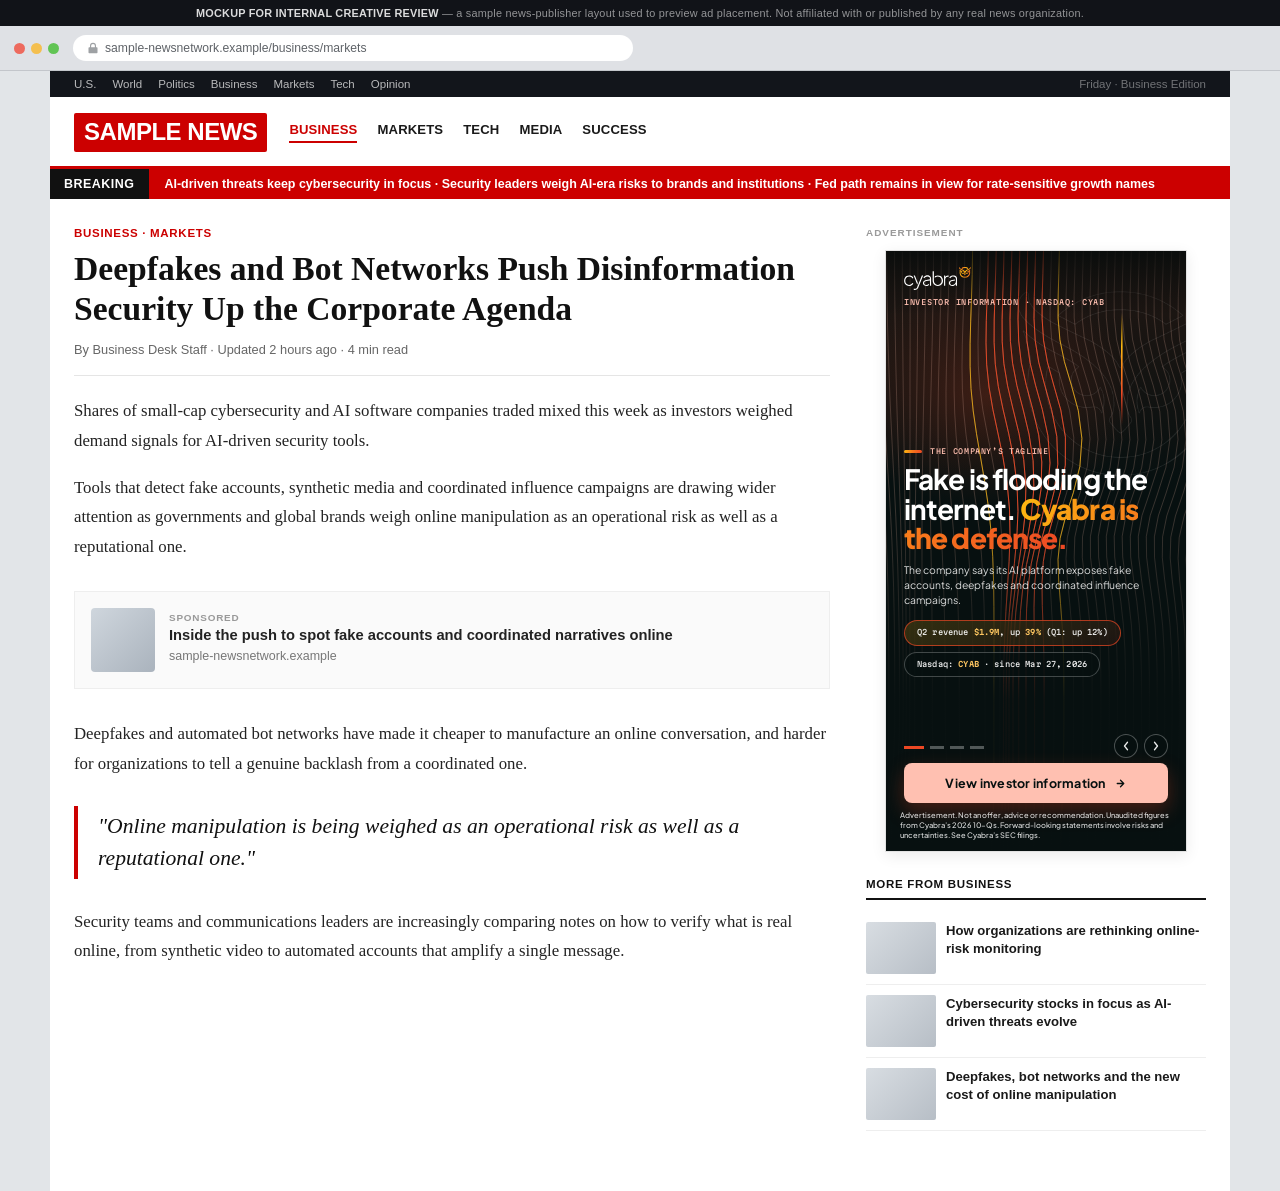
<file: context-preview/news.html>
<!DOCTYPE html>
<html lang="en">
<head>
<meta name="robots" content="noindex,nofollow">
<meta charset="UTF-8">
<meta name="viewport" content="width=device-width,initial-scale=1">
<title>In-Context Preview — Sample News Publisher Page</title>
<link rel="icon" href="data:,">
<style>
  * { margin:0; padding:0; box-sizing:border-box; }
  html, body { background:#e2e5e8; font-family:Helvetica, Arial, sans-serif; }

  /* ---- disclaimer strip ---- */
  #disclaimer {
    background:#111318;
    color:rgba(255,255,255,0.55);
    font-size:0.68rem;
    letter-spacing:0.02em;
    text-align:center;
    padding:7px 12px;
  }
  #disclaimer strong { color:rgba(255,255,255,0.85); }

  /* ---- fake browser chrome ---- */
  #browser-chrome {
    background:#dfe1e5;
    border-bottom:1px solid #c3c6cb;
    padding:9px 14px;
    display:flex;
    align-items:center;
    gap:14px;
  }
  #traffic-lights { display:flex; gap:6px; flex:0 0 auto; }
  #traffic-lights span { width:11px; height:11px; border-radius:50%; display:inline-block; }
  #traffic-lights span:nth-child(1){ background:#ed6a5e; }
  #traffic-lights span:nth-child(2){ background:#f4bf4f; }
  #traffic-lights span:nth-child(3){ background:#61c454; }
  #url-bar {
    flex:1 1 auto;
    background:#fff;
    border-radius:14px;
    padding:6px 14px;
    font-size:0.76rem;
    color:#5f6368;
    display:flex;
    align-items:center;
    gap:6px;
    max-width:560px;
  }
  #url-bar svg { flex:0 0 auto; opacity:0.6; }

  /* ---- site wrapper ---- */
  #site { background:#fff; max-width:1180px; margin:0 auto; }

  /* utility nav */
  #utility-nav {
    background:#12151b;
    color:rgba(255,255,255,0.7);
    font-size:0.72rem;
    display:flex;
    align-items:center;
    justify-content:space-between;
    padding:7px 24px;
  }
  #utility-nav .links { display:flex; gap:16px; }
  #utility-nav .links span:hover { color:#fff; }
  #utility-nav .meta { color:rgba(255,255,255,0.4); }

  /* masthead */
  #masthead {
    display:flex;
    align-items:center;
    gap:22px;
    padding:16px 24px 14px;
    border-bottom:3px solid #cc0000;
  }
  #logo {
    background:#cc0000;
    color:#fff;
    font-weight:900;
    font-size:1.5rem;
    letter-spacing:-0.02em;
    padding:5px 10px 6px;
    border-radius:2px;
    font-family:Arial, Helvetica, sans-serif;
  }
  #masthead nav { display:flex; gap:20px; flex:1; }
  #masthead nav span {
    font-size:0.82rem;
    font-weight:700;
    color:#1a1a1a;
    text-transform:uppercase;
    letter-spacing:0.01em;
    cursor:default;
  }
  #masthead nav span.active { color:#cc0000; border-bottom:2px solid #cc0000; padding-bottom:4px; }

  /* breaking ticker */
  #ticker {
    background:#cc0000;
    color:#fff;
    display:flex;
    align-items:center;
    font-size:0.78rem;
    font-weight:600;
    overflow:hidden;
    white-space:nowrap;
  }
  #ticker .badge {
    background:#111;
    padding:8px 14px;
    font-weight:900;
    letter-spacing:0.04em;
    flex:0 0 auto;
  }
  #ticker .feed { padding:8px 16px; }

  /* content grid */
  #content {
    display:grid;
    grid-template-columns:1fr 340px;
    gap:36px;
    padding:28px 24px 60px;
  }

  article .eyebrow {
    color:#cc0000;
    font-size:0.72rem;
    font-weight:800;
    letter-spacing:0.06em;
    text-transform:uppercase;
    margin-bottom:10px;
  }
  article h1 {
    font-family:Georgia, 'Times New Roman', serif;
    font-size:2.1rem;
    line-height:1.18;
    color:#111;
    margin-bottom:14px;
  }
  article .byline {
    font-size:0.8rem;
    color:#666;
    margin-bottom:20px;
    padding-bottom:18px;
    border-bottom:1px solid #e5e5e5;
  }
  article p {
    font-family:Georgia, 'Times New Roman', serif;
    font-size:1.05rem;
    line-height:1.75;
    color:#232323;
    margin-bottom:18px;
  }
  article .pull-quote {
    font-family:Georgia, 'Times New Roman', serif;
    font-style:italic;
    font-size:1.35rem;
    line-height:1.5;
    color:#111;
    border-left:4px solid #cc0000;
    padding:4px 0 4px 20px;
    margin:28px 0;
  }
  .native-slot {
    margin:30px 0;
    border:1px solid #eee;
    background:#fafafa;
    padding:16px;
    display:flex;
    gap:14px;
    align-items:center;
  }
  .native-slot .swatch { width:64px; height:64px; border-radius:4px; background:linear-gradient(135deg,#cfd6dd,#aab3bd); flex:0 0 auto; }
  .native-slot .txt .tag { font-size:0.62rem; font-weight:800; letter-spacing:0.08em; color:#999; text-transform:uppercase; margin-bottom:4px; }
  .native-slot .txt h4 { font-size:0.92rem; color:#222; margin-bottom:3px; }
  .native-slot .txt p { font-size:0.78rem; color:#777; margin:0; font-family:Helvetica, Arial, sans-serif; }

  /* right rail */
  aside { display:flex; flex-direction:column; align-items:center; gap:10px; }
  aside .sponsor-label {
    align-self:flex-start;
    font-size:0.62rem;
    font-weight:800;
    letter-spacing:0.1em;
    text-transform:uppercase;
    color:#9a9a9a;
    margin-bottom:2px;
  }
  #ad-slot {
    width:302px;    /* 300 + the 1px border each side (border-box), so the 300x600 banner isn't clipped */
    height:602px;
    border:1px solid #e2e2e2;
    box-shadow:0 4px 14px rgba(0,0,0,0.08);
    overflow:hidden;
    background:#000;
  }
  #ad-slot iframe { width:300px; height:600px; border:0; display:block; }

  .rail-more {
    align-self:stretch;
    margin-top:16px;
  }
  .rail-more .heading {
    font-size:0.72rem;
    font-weight:800;
    letter-spacing:0.06em;
    text-transform:uppercase;
    color:#111;
    border-bottom:2px solid #111;
    padding-bottom:8px;
    margin-bottom:12px;
  }
  .rail-item {
    display:flex;
    gap:10px;
    padding:10px 0;
    border-bottom:1px solid #eee;
  }
  .rail-item .thumb { width:70px; height:52px; border-radius:2px; background:linear-gradient(135deg,#d8dde2,#b7bec6); flex:0 0 auto; }
  .rail-item p { font-family:Helvetica, Arial, sans-serif; font-size:0.82rem; line-height:1.35; color:#1a1a1a; font-weight:600; }

  @media (max-width:900px) {
    #content { grid-template-columns:1fr; }
    aside { align-items:stretch; }
    #ad-slot { margin:0 auto; }
  }
</style>
</head>
<body>

<div id="disclaimer">
  <strong>MOCKUP FOR INTERNAL CREATIVE REVIEW</strong> — a sample news-publisher layout used to preview ad placement. Not affiliated with or published by any real news organization.
</div>

<div id="browser-chrome">
  <div id="traffic-lights"><span></span><span></span><span></span></div>
  <div id="url-bar">
    <svg width="12" height="12" viewBox="0 0 16 16"><path d="M8 1a4 4 0 00-4 4v2H3a1 1 0 00-1 1v6a1 1 0 001 1h10a1 1 0 001-1V8a1 1 0 00-1-1h-1V5a4 4 0 00-4-4zm-2.5 6V5a2.5 2.5 0 015 0v2h-5z" fill="currentColor"/></svg>
    sample-newsnetwork.example/business/markets
  </div>
</div>

<div id="site">
  <div id="utility-nav">
    <div class="links">
      <span>U.S.</span><span>World</span><span>Politics</span><span>Business</span><span>Markets</span><span>Tech</span><span>Opinion</span>
    </div>
    <div class="meta">Friday · Business Edition</div>
  </div>

  <div id="masthead">
    <div id="logo">SAMPLE&nbsp;NEWS</div>
    <nav>
      <span class="active">Business</span>
      <span>Markets</span>
      <span>Tech</span>
      <span>Media</span>
      <span>Success</span>
    </nav>
  </div>

  <div id="ticker">
    <span class="badge">BREAKING</span>
    <span class="feed">AI-driven threats keep cybersecurity in focus · Security leaders weigh AI-era risks to brands and institutions · Fed path remains in view for rate-sensitive growth names</span>
  </div>

  <div id="content">
    <article>
      <div class="eyebrow">Business · Markets</div>
      <h1>Deepfakes and Bot Networks Push Disinformation Security Up the Corporate Agenda</h1>
      <div class="byline">By Business Desk Staff · Updated 2 hours ago · 4 min read</div>

      <p>Shares of small-cap cybersecurity and AI software companies traded mixed this week as investors weighed demand signals for AI-driven security tools.</p>

      <p>Tools that detect fake accounts, synthetic media and coordinated influence campaigns are drawing wider attention as governments and global brands weigh online manipulation as an operational risk as well as a reputational one.</p>

      <div class="native-slot">
        <div class="swatch"></div>
        <div class="txt">
          <div class="tag">Sponsored</div>
          <h4>Inside the push to spot fake accounts and coordinated narratives online</h4>
          <p>sample-newsnetwork.example</p>
        </div>
      </div>

      <p>Deepfakes and automated bot networks have made it cheaper to manufacture an online conversation, and harder for organizations to tell a genuine backlash from a coordinated one.</p>

      <div class="pull-quote">"Online manipulation is being weighed as an operational risk as well as a reputational one."</div>

      <p>Security teams and communications leaders are increasingly comparing notes on how to verify what is real online, from synthetic video to automated accounts that amplify a single message.</p>
    </article>

    <aside>
      <div class="sponsor-label">Advertisement</div>
      <div id="ad-slot">
        <iframe id="ad-frame" title="Sample ad placement" scrolling="no"></iframe>
      </div>

      <div class="rail-more">
        <div class="heading">More From Business</div>
        <div class="rail-item"><div class="thumb"></div><p>How organizations are rethinking online-risk monitoring</p></div>
        <div class="rail-item"><div class="thumb"></div><p>Cybersecurity stocks in focus as AI-driven threats evolve</p></div>
        <div class="rail-item"><div class="thumb"></div><p>Deepfakes, bot networks and the new cost of online manipulation</p></div>
      </div>
    </aside>
  </div>
</div>

<script>
  var CONCEPTS = {
    a: '../concept-a-photo/index.html',
    c: '../concept-c-dashboard/index.html'
  }
  var params = new URLSearchParams(window.location.search)
  var concept = params.get('concept')
  if (!CONCEPTS[concept]) concept = 'a'
  document.getElementById('ad-frame').src = CONCEPTS[concept]
</script>

</body>
</html>
</file>
<file: concept-a-photo/style.css>
/* ── Brand tokens — read from the IR concept page (gracinting.github.io/cyabra-ir-concept): --accent #ec4824 (the
   vermilion end of the logo gradient), --accent-2 #fdb811 (its amber end), --deep #071010 (the wordmark ink and the hero
   ground), --accent-lt #ffc0b1 (the page's text-on-dark tint). The rest derive from them (color-mix: Chrome 111+ / Safari 16.2+). ── */
:root {
  --dark:      #071010;
  --dark-2:    color-mix(in srgb, var(--dark) 70%, black);
  --navy:      #030808;
  --accent:    #ec4824;
  --accent-d:  color-mix(in srgb, var(--accent) 82%, black);
  --accent-lt: #ffc0b1;
  --gold:      #fdb811;
  --gold-lt:   #fec761;
  --white:     #ffffff;
  --cta-ink:   var(--dark);   /* the page's own primary-light button: deep ink on the pale accent (13:1) */
  --font-head: 'Plus Jakarta Sans', system-ui, sans-serif;
  --font:      'Plus Jakarta Sans', system-ui, sans-serif;
  --mono:      'Martian Mono', ui-monospace, SFMono-Regular, Menlo, Consolas, 'Liberation Mono', monospace;
  --ease:      cubic-bezier(0.16,1,0.3,1);
}

* { margin:0; padding:0; box-sizing:border-box; }
html, body { width:300px; height:600px; overflow:hidden; background:var(--dark); }
body { font-family:var(--font); -webkit-font-smoothing:antialiased; }
a { text-decoration:none; color:inherit; }
button { border:0; background:none; font:inherit; color:inherit; cursor:pointer; -webkit-tap-highlight-color:transparent; }

/* ── Canvas ─────────────────────────────────────────────────────────
   Fixed 300x600 stage. A crossfading slide stack sits at the bottom of
   the z-order; persistent chrome (logo, nav, CTA, disclosure) is pinned on
   top of it and never rotates. */
#banner {
  position:relative;
  width:300px;
  height:600px;
  overflow:hidden;
  cursor:pointer;
  background:var(--dark);
}

/* ── Slide stack ────────────────────────────────────────────────── */
#slides { position:absolute; inset:0; z-index:1; }
.mk-defs { position:absolute; width:0; height:0; overflow:hidden; }

.slide {
  position:absolute;
  inset:0;
  opacity:0;
  z-index:1;
  pointer-events:none;
  transition:opacity 0.9s ease;
}
.slide.active { opacity:1; z-index:2; pointer-events:auto; }

/* The slide ground is the IR page's own hero: near-black teal with a vermilion glow where the bundle runs. */
.slide-bg {
  position:absolute;
  top:0; left:0;
  width:100%; height:100%;
  z-index:1;
  user-select:none;
  -webkit-user-drag:none;
}
.slide-bg.motif {
  animation:none;   /* no Ken Burns: it would scale the art */
  background:
    radial-gradient(70% 26% at 34% 24%, color-mix(in srgb, var(--accent) 20%, transparent), transparent 72%),
    linear-gradient(180deg, color-mix(in srgb, var(--dark) 88%, var(--accent)) 0, var(--dark) 38%, var(--dark) 100%);
}
.slide-bg.motif svg { position:absolute; left:0; top:0; width:300px; height:600px; overflow:visible; }

.slide-scrim-top, .slide-scrim-bottom {
  position:absolute;
  left:0; right:0;
  z-index:2;
  pointer-events:none;
}
.slide-scrim-top {
  top:0; height:64px;
  background:linear-gradient(180deg, color-mix(in srgb, var(--dark-2) 82%, transparent) 0%, color-mix(in srgb, var(--dark-2) 0%, transparent) 100%);
}
.slide-scrim-bottom {
  bottom:0; height:352px;
  background:linear-gradient(0deg, var(--dark) 0%, color-mix(in srgb, var(--dark) 94%, transparent) 46%, color-mix(in srgb, var(--dark) 0%, transparent) 100%);
}

.slide-copy {
  position:absolute;
  inset:0;
  z-index:3;
  transform:translateY(12px);
  transition:transform 0.9s var(--ease);
}
.slide.active .slide-copy { transform:translateY(0); }

/* ── Network schematic (inline SVG inside the platform card) ─────── */
.s-net { display:block; overflow:visible; }
.s-net .m-real { fill:rgba(255,255,255,0.5); }
.s-net .m-fake { fill:var(--accent); }
.s-net .m-src { fill:var(--gold); }
.s-net .m-ring { fill:none; stroke:var(--gold); stroke-opacity:0.5; stroke-width:1px; }
.s-net .m-edge { stroke:var(--accent); stroke-opacity:0.8; stroke-width:1px; }

/* ── Slide content, in Concept D's hierarchy: numbered section label > one bold headline > number cards ── */
:root { --grad: linear-gradient(100deg, var(--gold) 0%, #f7761c 48%, var(--accent) 100%); }

.s-body { position:absolute; left:18px; right:18px; top:72px; }
.s-body.s-hero { top:196px; }
.s-body.roomy > * + * { margin-top:14px; }
/* slide 1 and 4: let the art (contour field, owl) show behind the lower half */
.slide[data-index="0"] .slide-scrim-bottom { height:330px; }
.slide[data-index="3"] .slide-scrim-bottom { height:150px; }
.s-body > * + * { margin-top:9px; }
.s-body p { text-wrap-style:pretty; }

.s-sec { display:flex; align-items:center; gap:8px; }
.s-badge {                                    /* the numbered gradient square before each section label */
  flex:none; width:19px; height:19px; border-radius:6px;
  display:flex; align-items:center; justify-content:center;
  background:var(--grad);
  box-shadow:0 4px 10px color-mix(in srgb, var(--accent) 34%, transparent);
  font-family:var(--mono); font-weight:600; font-size:9px; color:var(--dark);
}
.s-eyebrow {
  font-family:var(--mono); font-weight:500; font-size:7.2px; letter-spacing:0.09em; text-transform:uppercase;
  color:var(--accent-lt);
}
.s-eyebrow.plain { display:flex; align-items:center; gap:8px; }
.s-eyebrow.plain::before { content:''; width:18px; height:3px; border-radius:2px; background:var(--grad); flex:none; }
/* the page's source chip: mono, dotted underline */
.src { text-decoration:underline; text-decoration-style:dotted; text-underline-offset:3px; text-transform:none; letter-spacing:0; }

.s-h {
  font-family:var(--font-head); font-weight:700; font-size:21px; line-height:1.1; letter-spacing:-0.025em; color:var(--white);
}
.s-h em { font-style:normal; font-weight:800; background:var(--grad); -webkit-background-clip:text; background-clip:text; color:transparent; }
.s-h.hero { font-size:28px; line-height:1.06; letter-spacing:-0.032em; }
.s-sub { font-size:10px; line-height:1.45; color:rgba(255,255,255,0.84); }
.s-hero .s-sub { font-size:10.4px; max-width:252px; }

.s-chips { display:flex; flex-direction:column; align-items:flex-start; gap:6px; margin-top:13px !important; }
.s-chip {
  font-family:var(--mono); font-weight:500; font-size:7.6px; line-height:1; letter-spacing:0.02em;
  padding:8px 12px; border:1px solid rgba(255,255,255,0.24); border-radius:100px;
  background:color-mix(in srgb, var(--dark) 70%, transparent); color:rgba(255,255,255,0.92);
}
.s-chip b { color:var(--gold-lt); font-weight:600; }
.s-chip.g { border-color:color-mix(in srgb, var(--accent) 70%, transparent); background:linear-gradient(150deg, color-mix(in srgb, var(--gold) 18%, transparent), color-mix(in srgb, var(--accent) 10%, transparent)), color-mix(in srgb, var(--dark) 70%, transparent); }

.s-card {
  position:relative; overflow:hidden;
  display:grid; grid-template-columns:1fr 104px; align-items:end; gap:8px;
  padding:12px 14px 10px;
  border-radius:14px;
  background:color-mix(in srgb, var(--dark) 78%, transparent);
  border:1px solid rgba(255,255,255,0.16);
  box-shadow:0 12px 28px rgba(0,0,0,0.3);
  backdrop-filter:blur(3px); -webkit-backdrop-filter:blur(3px);
}
.s-card.glow::before {                        /* the glow in the corner of the site's ARR card */
  content:''; position:absolute; right:-30px; top:-34px; width:120px; height:120px; border-radius:50%;
  background:radial-gradient(circle, color-mix(in srgb, var(--accent) 50%, transparent), transparent 68%);
}
.s-card > * { position:relative; }
.s-num {
  font-family:var(--font-head); font-weight:800; font-size:33px; line-height:1; letter-spacing:-0.03em; font-variant-numeric:tabular-nums;
  background:var(--grad); -webkit-background-clip:text; background-clip:text; color:transparent;
}
.s-flag { margin-top:5px; font-family:var(--mono); font-weight:600; font-size:7.2px; letter-spacing:0.04em; color:var(--gold-lt); }
.s-lab { margin-top:6px; font-family:var(--font-head); font-weight:700; font-size:9.6px; line-height:1.3; color:var(--white); }
.s-lab.mono { margin-top:6px; font-family:var(--mono); font-weight:500; font-size:6.6px; letter-spacing:0.08em; text-transform:uppercase; color:var(--accent-lt); }
.s-note { margin-top:4px; font-size:8.6px; line-height:1.4; color:rgba(255,255,255,0.82); }

.s-bars { position:relative; display:flex; align-items:flex-end; justify-content:center; gap:10px; height:80px; }
.s-bars::after { content:''; position:absolute; left:0; right:0; bottom:13px; height:1px; background:rgba(255,255,255,0.3); }
.s-bar { position:relative; z-index:1; width:28px; display:flex; flex-direction:column; align-items:center; gap:3px; }
.s-bars .s-bar:nth-child(3):last-child, .s-bars .s-bar:nth-child(2):nth-last-child(2) { width:26px; }
.s-bar i { display:block; width:100%; border-radius:4px 4px 0 0; background:rgba(255,255,255,0.78); transform-origin:center bottom; }
.s-bar.now i { background:linear-gradient(180deg, var(--gold), var(--accent)); }
.s-bar b { font-family:var(--font-head); font-weight:800; font-size:8.4px; color:var(--white); white-space:nowrap; }
.s-bar.now b { color:var(--gold-lt); }
.s-bar span { font-family:var(--mono); font-weight:500; font-size:5.6px; letter-spacing:0.04em; color:rgba(255,255,255,0.7); white-space:nowrap; }
.slide.active .s-bar i { animation:bar-grow 1.1s var(--ease) 0.15s both; }
@keyframes bar-grow { from { transform:scaleY(0.02); } }

/* platform slide: the network card and three compact steps */
.s-card.net { display:block; padding:9px 9px 7px; }
.s-cap { display:block; margin-bottom:3px; font-family:var(--mono); font-weight:500; font-size:6px; letter-spacing:0.1em; color:rgba(255,255,255,0.62); }
.s-step {
  display:grid; grid-template-columns:18px 1fr; gap:6px; align-items:start;
  padding:7px 12px 7px 10px;
  border-radius:11px;
  background:color-mix(in srgb, var(--dark) 78%, transparent);
  border:1px solid rgba(255,255,255,0.16);
}
.s-body > .s-step { margin-top:6px; }
.s-sn { font-family:var(--font-head); font-weight:800; font-size:12px; line-height:1.2; color:var(--accent); }
.s-k { display:inline-block; margin-right:7px; font-family:var(--mono); font-weight:600; font-size:6.4px; letter-spacing:0.14em; color:var(--accent-lt); vertical-align:1px; }
.s-step h3 { display:inline; font-family:var(--font-head); font-weight:700; font-size:11.6px; letter-spacing:-0.015em; color:var(--white); }
.s-step p { margin-top:2px; font-size:8.8px; line-height:1.38; color:rgba(255,255,255,0.82); }

/* listing slide: ticker card and two figure tiles */
.s-tick {
  padding:11px 14px 12px; text-align:center;
  border-radius:14px; background:color-mix(in srgb, var(--dark) 70%, transparent); border:1px solid rgba(255,255,255,0.2);
}
.s-tick .tl { font-family:var(--mono); font-weight:500; font-size:6.6px; letter-spacing:0.2em; color:var(--accent-lt); }
.s-tick .tn { margin-top:4px; font-family:var(--font-head); font-weight:800; font-size:38px; line-height:1; letter-spacing:-0.02em; background:var(--grad); -webkit-background-clip:text; background-clip:text; color:transparent; }
.s-tick .ts { margin-top:6px; font-family:var(--mono); font-weight:500; font-size:6.8px; letter-spacing:0.04em; color:rgba(255,255,255,0.78); }
.s-tiles { display:grid; grid-template-columns:1fr 1fr; gap:8px; }
.s-card.tile { display:block; padding:11px 11px 10px; }
.s-card.tile .s-num { font-size:25px; }
.s-card.tile .s-lab.mono { min-height:16px; }

/* ── Persistent chrome (never rotates) ─────────────────────────── */
#top-bar {
  position:absolute;
  top:0; left:0; right:0;
  z-index:5;
  display:flex;
  flex-direction:column;
  gap:8px;
  padding:16px 18px 0;
}
#logo { display:block; width:67px; height:23px; }
#eyebrow {
  font-family:var(--mono);
  font-weight:500;
  font-size:7.4px;
  letter-spacing:0.1em;
  color:var(--accent-lt);
}

.nav-arrow {
  position:absolute;
  top:-6px;                       /* centred on the dots row (the arrows live inside #bottom-fixed) */
  width:24px; height:24px;
  z-index:5;
  display:flex;
  align-items:center;
  justify-content:center;
  background:color-mix(in srgb, var(--dark) 55%, transparent);
  border:1px solid rgba(255,255,255,0.28);
  border-radius:50%;
  color:rgba(255,255,255,0.92);
  transition:background .2s ease, transform .15s ease;
}
.nav-arrow svg { width:12px; height:12px; }
.nav-arrow:active { transform:scale(0.9); background:color-mix(in srgb, var(--accent) 55%, transparent); }
#arrow-prev { right:48px; }
#arrow-next { right:18px; }

#bottom-fixed {
  position:absolute;
  left:0; right:0; bottom:0;
  z-index:5;
  padding:0 18px 10px;
}

#dots {
  display:flex;
  gap:6px;
  margin-bottom:6px;
}
.dot {
  width:14px; height:3px;
  border-radius:2px;
  background:rgba(255,255,255,0.3);
  transition:background .3s ease, width .3s ease;
  padding:6px 0;
  background-clip:content-box;
  box-sizing:content-box;
}
.dot.active { background-color:var(--accent); width:20px; }  /* background-color, not the shorthand: the shorthand resets background-clip and paints the whole 15px hit area as a square */

#cta {
  margin-top:8px;
  display:flex;
  align-items:center;
  justify-content:center;
  gap:8px;
  width:100%;
  height:40px;
  background:var(--accent-lt);
  border-radius:8px;
  color:var(--cta-ink);
  font-family:var(--font-head);
  font-weight:700;
  font-size:12.5px;
  letter-spacing:0.02em;
  box-shadow:0 8px 20px color-mix(in srgb, var(--accent) 28%, transparent);
  animation:cta-pulse 1.8s ease-in-out 2.6s 6;
}
#cta-arrow { width:13px; height:13px; }

/* Required disclosure under the CTA: names the risks, in the page's own typeface at a size a person can read */
#disclosure {
  margin:8px -4px 0;
  font-family:var(--font);
  font-weight:500;
  font-size:7.5px;
  letter-spacing:0;
  line-height:1.32;
  text-align:left;
  text-wrap-style:pretty;
  color:rgba(255,255,255,0.86);
}
@keyframes cta-pulse {
  0%, 100% { box-shadow:0 8px 20px color-mix(in srgb, var(--accent) 28%, transparent); }
  50%      { box-shadow:0 8px 26px color-mix(in srgb, var(--accent) 55%, transparent), 0 0 0 5px color-mix(in srgb, var(--accent) 14%, transparent); }
}

/* ── Entrance sequence (initial load only) ─────────────────────── */
.reveal {
  opacity:0;
  transform:translateY(14px);
  transition:opacity .7s var(--ease), transform .7s var(--ease);
}
#banner.is-live .reveal { opacity:1; transform:none; }
#top-bar[data-delay="0"] { transition-delay:.05s; }
#bottom-fixed[data-delay="4"] { transition-delay:.55s; }

#click-tag-wrapper { position:absolute; width:0; height:0; overflow:hidden; }

@media (prefers-reduced-motion: reduce) {
  .slide.active .m-bar { animation:none; }
  #cta { animation:none; }
  .reveal { transition-duration:.01s; transition-delay:0s !important; }
  .slide, .slide-copy { transition-duration:.2s; }
}
</file>
<file: concept-c-dashboard/style.css>
/* ── Brand tokens — read from the IR concept page (gracinting.github.io/cyabra-ir-concept): --accent #ec4824 (the
   vermilion end of the logo gradient), --accent-2 #fdb811 (its amber end), --deep #071010 (the wordmark ink and the hero
   ground), --accent-lt #ffc0b1 (the page's text-on-dark tint). The rest derive from them (color-mix: Chrome 111+ / Safari 16.2+). ── */
:root {
  --dark:      #071010;
  --dark-2:    color-mix(in srgb, var(--dark) 70%, black);
  --navy:      #030808;
  --accent:    #ec4824;
  --accent-d:  color-mix(in srgb, var(--accent) 82%, black);
  --accent-lt: #ffc0b1;
  --gold:      #fdb811;
  --gold-lt:   #fec761;
  --white:     #ffffff;
  --cta-ink:   var(--dark);   /* the page's own primary-light button: deep ink on the pale accent (13:1) */
  --font-head: 'Plus Jakarta Sans', system-ui, sans-serif;
  --font:      'Plus Jakarta Sans', system-ui, sans-serif;
  --mono:      'Martian Mono', ui-monospace, SFMono-Regular, Menlo, Consolas, 'Liberation Mono', monospace;
  --ease:      cubic-bezier(0.16,1,0.3,1);
}

* { margin:0; padding:0; box-sizing:border-box; }
html, body { width:300px; height:600px; overflow:hidden; background:var(--dark); }
body { font-family:var(--font); -webkit-font-smoothing:antialiased; }
a { text-decoration:none; color:inherit; }
button { border:0; background:none; font:inherit; color:inherit; cursor:pointer; -webkit-tap-highlight-color:transparent; }

/* ── Canvas ─────────────────────────────────────────────────────────
   Fixed 300x600 stage. A crossfading slide stack sits at the bottom of
   the z-order; persistent chrome (logo, nav, CTA, disclosure) is pinned on
   top of it and never rotates. */
#banner {
  position:relative;
  width:300px;
  height:600px;
  overflow:hidden;
  cursor:pointer;
  background:var(--dark);
}

/* ── Slide stack ────────────────────────────────────────────────── */
#slides { position:absolute; inset:0; z-index:1; }
.mk-defs { position:absolute; width:0; height:0; overflow:hidden; }

.slide {
  position:absolute;
  inset:0;
  opacity:0;
  z-index:1;
  pointer-events:none;
  transition:opacity 0.9s ease;
}
.slide.active { opacity:1; z-index:2; pointer-events:auto; }

/* The slide ground is the IR page's own hero: near-black teal with a vermilion glow where the bundle runs. */
.slide-bg {
  position:absolute;
  top:0; left:0;
  width:100%; height:100%;
  z-index:1;
  user-select:none;
  -webkit-user-drag:none;
}
.slide-bg.motif {
  animation:none;   /* no Ken Burns: it would scale the art */
  background:
    radial-gradient(70% 26% at 34% 24%, color-mix(in srgb, var(--accent) 20%, transparent), transparent 72%),
    linear-gradient(180deg, color-mix(in srgb, var(--dark) 88%, var(--accent)) 0, var(--dark) 38%, var(--dark) 100%);
}
.slide-bg.motif svg { position:absolute; left:0; top:0; width:300px; height:600px; overflow:visible; }

.slide-scrim-top, .slide-scrim-bottom {
  position:absolute;
  left:0; right:0;
  z-index:2;
  pointer-events:none;
}
.slide-scrim-top {
  top:0; height:64px;
  background:linear-gradient(180deg, color-mix(in srgb, var(--dark-2) 82%, transparent) 0%, color-mix(in srgb, var(--dark-2) 0%, transparent) 100%);
}
.slide-scrim-bottom {
  bottom:0; height:352px;
  background:linear-gradient(0deg, var(--dark) 0%, color-mix(in srgb, var(--dark) 94%, transparent) 46%, color-mix(in srgb, var(--dark) 0%, transparent) 100%);
}

.slide-copy {
  position:absolute;
  inset:0;
  z-index:3;
  transform:translateY(12px);
  transition:transform 0.9s var(--ease);
}
.slide.active .slide-copy { transform:translateY(0); }

/* ── Network schematic (inline SVG inside the platform card) ─────── */
.s-net { display:block; overflow:visible; }
.s-net .m-real { fill:rgba(255,255,255,0.5); }
.s-net .m-fake { fill:var(--accent); }
.s-net .m-src { fill:var(--gold); }
.s-net .m-ring { fill:none; stroke:var(--gold); stroke-opacity:0.5; stroke-width:1px; }
.s-net .m-edge { stroke:var(--accent); stroke-opacity:0.8; stroke-width:1px; }

/* ── Slide content, in Concept D's hierarchy: numbered section label > one bold headline > number cards ── */
:root { --grad: linear-gradient(100deg, var(--gold) 0%, #f7761c 48%, var(--accent) 100%); }

.s-body { position:absolute; left:18px; right:18px; top:72px; }
.s-body.s-hero { top:196px; }
.s-body.roomy > * + * { margin-top:14px; }
/* slide 1 and 4: let the art (contour field, owl) show behind the lower half */
.slide[data-index="0"] .slide-scrim-bottom { height:330px; }
.slide[data-index="3"] .slide-scrim-bottom { height:150px; }
.s-body > * + * { margin-top:9px; }
.s-body p { text-wrap-style:pretty; }

.s-sec { display:flex; align-items:center; gap:8px; }
.s-badge {                                    /* the numbered gradient square before each section label */
  flex:none; width:19px; height:19px; border-radius:6px;
  display:flex; align-items:center; justify-content:center;
  background:var(--grad);
  box-shadow:0 4px 10px color-mix(in srgb, var(--accent) 34%, transparent);
  font-family:var(--mono); font-weight:600; font-size:9px; color:var(--dark);
}
.s-eyebrow {
  font-family:var(--mono); font-weight:500; font-size:7.2px; letter-spacing:0.09em; text-transform:uppercase;
  color:var(--accent-lt);
}
.s-eyebrow.plain { display:flex; align-items:center; gap:8px; }
.s-eyebrow.plain::before { content:''; width:18px; height:3px; border-radius:2px; background:var(--grad); flex:none; }
/* the page's source chip: mono, dotted underline */
.src { text-decoration:underline; text-decoration-style:dotted; text-underline-offset:3px; text-transform:none; letter-spacing:0; }

.s-h {
  font-family:var(--font-head); font-weight:700; font-size:21px; line-height:1.1; letter-spacing:-0.025em; color:var(--white);
}
.s-h em { font-style:normal; font-weight:800; background:var(--grad); -webkit-background-clip:text; background-clip:text; color:transparent; }
.s-h.hero { font-size:28px; line-height:1.06; letter-spacing:-0.032em; }
.s-sub { font-size:10px; line-height:1.45; color:rgba(255,255,255,0.84); }
.s-hero .s-sub { font-size:10.4px; max-width:252px; }

.s-chips { display:flex; flex-direction:column; align-items:flex-start; gap:6px; margin-top:13px !important; }
.s-chip {
  font-family:var(--mono); font-weight:500; font-size:7.6px; line-height:1; letter-spacing:0.02em;
  padding:8px 12px; border:1px solid rgba(255,255,255,0.24); border-radius:100px;
  background:color-mix(in srgb, var(--dark) 70%, transparent); color:rgba(255,255,255,0.92);
}
.s-chip b { color:var(--gold-lt); font-weight:600; }
.s-chip.g { border-color:color-mix(in srgb, var(--accent) 70%, transparent); background:linear-gradient(150deg, color-mix(in srgb, var(--gold) 18%, transparent), color-mix(in srgb, var(--accent) 10%, transparent)), color-mix(in srgb, var(--dark) 70%, transparent); }

.s-card {
  position:relative; overflow:hidden;
  display:grid; grid-template-columns:1fr 104px; align-items:end; gap:8px;
  padding:12px 14px 10px;
  border-radius:14px;
  background:color-mix(in srgb, var(--dark) 78%, transparent);
  border:1px solid rgba(255,255,255,0.16);
  box-shadow:0 12px 28px rgba(0,0,0,0.3);
  backdrop-filter:blur(3px); -webkit-backdrop-filter:blur(3px);
}
.s-card.glow::before {                        /* the glow in the corner of the site's ARR card */
  content:''; position:absolute; right:-30px; top:-34px; width:120px; height:120px; border-radius:50%;
  background:radial-gradient(circle, color-mix(in srgb, var(--accent) 50%, transparent), transparent 68%);
}
.s-card > * { position:relative; }
.s-num {
  font-family:var(--font-head); font-weight:800; font-size:33px; line-height:1; letter-spacing:-0.03em; font-variant-numeric:tabular-nums;
  background:var(--grad); -webkit-background-clip:text; background-clip:text; color:transparent;
}
.s-flag { margin-top:5px; font-family:var(--mono); font-weight:600; font-size:7.2px; letter-spacing:0.04em; color:var(--gold-lt); }
.s-lab { margin-top:6px; font-family:var(--font-head); font-weight:700; font-size:9.6px; line-height:1.3; color:var(--white); }
.s-lab.mono { margin-top:6px; font-family:var(--mono); font-weight:500; font-size:6.6px; letter-spacing:0.08em; text-transform:uppercase; color:var(--accent-lt); }
.s-note { margin-top:4px; font-size:8.6px; line-height:1.4; color:rgba(255,255,255,0.82); }

.s-bars { position:relative; display:flex; align-items:flex-end; justify-content:center; gap:10px; height:80px; }
.s-bars::after { content:''; position:absolute; left:0; right:0; bottom:13px; height:1px; background:rgba(255,255,255,0.3); }
.s-bar { position:relative; z-index:1; width:28px; display:flex; flex-direction:column; align-items:center; gap:3px; }
.s-bars .s-bar:nth-child(3):last-child, .s-bars .s-bar:nth-child(2):nth-last-child(2) { width:26px; }
.s-bar i { display:block; width:100%; border-radius:4px 4px 0 0; background:rgba(255,255,255,0.78); transform-origin:center bottom; }
.s-bar.now i { background:linear-gradient(180deg, var(--gold), var(--accent)); }
.s-bar b { font-family:var(--font-head); font-weight:800; font-size:8.4px; color:var(--white); white-space:nowrap; }
.s-bar.now b { color:var(--gold-lt); }
.s-bar span { font-family:var(--mono); font-weight:500; font-size:5.6px; letter-spacing:0.04em; color:rgba(255,255,255,0.7); white-space:nowrap; }
.slide.active .s-bar i { animation:bar-grow 1.1s var(--ease) 0.15s both; }
@keyframes bar-grow { from { transform:scaleY(0.02); } }

/* platform slide: the network card and three compact steps */
.s-card.net { display:block; padding:9px 9px 7px; }
.s-cap { display:block; margin-bottom:3px; font-family:var(--mono); font-weight:500; font-size:6px; letter-spacing:0.1em; color:rgba(255,255,255,0.62); }
.s-step {
  display:grid; grid-template-columns:18px 1fr; gap:6px; align-items:start;
  padding:7px 12px 7px 10px;
  border-radius:11px;
  background:color-mix(in srgb, var(--dark) 78%, transparent);
  border:1px solid rgba(255,255,255,0.16);
}
.s-body > .s-step { margin-top:6px; }
.s-sn { font-family:var(--font-head); font-weight:800; font-size:12px; line-height:1.2; color:var(--accent); }
.s-k { display:inline-block; margin-right:7px; font-family:var(--mono); font-weight:600; font-size:6.4px; letter-spacing:0.14em; color:var(--accent-lt); vertical-align:1px; }
.s-step h3 { display:inline; font-family:var(--font-head); font-weight:700; font-size:11.6px; letter-spacing:-0.015em; color:var(--white); }
.s-step p { margin-top:2px; font-size:8.8px; line-height:1.38; color:rgba(255,255,255,0.82); }

/* listing slide: ticker card and two figure tiles */
.s-tick {
  padding:11px 14px 12px; text-align:center;
  border-radius:14px; background:color-mix(in srgb, var(--dark) 70%, transparent); border:1px solid rgba(255,255,255,0.2);
}
.s-tick .tl { font-family:var(--mono); font-weight:500; font-size:6.6px; letter-spacing:0.2em; color:var(--accent-lt); }
.s-tick .tn { margin-top:4px; font-family:var(--font-head); font-weight:800; font-size:38px; line-height:1; letter-spacing:-0.02em; background:var(--grad); -webkit-background-clip:text; background-clip:text; color:transparent; }
.s-tick .ts { margin-top:6px; font-family:var(--mono); font-weight:500; font-size:6.8px; letter-spacing:0.04em; color:rgba(255,255,255,0.78); }
.s-tiles { display:grid; grid-template-columns:1fr 1fr; gap:8px; }
.s-card.tile { display:block; padding:11px 11px 10px; }
.s-card.tile .s-num { font-size:25px; }
.s-card.tile .s-lab.mono { min-height:16px; }

/* ── Persistent chrome (never rotates) ─────────────────────────── */
#top-bar {
  position:absolute;
  top:0; left:0; right:0;
  z-index:5;
  display:flex;
  flex-direction:column;
  gap:8px;
  padding:16px 18px 0;
}
#logo { display:block; width:67px; height:23px; }
#eyebrow {
  font-family:var(--mono);
  font-weight:500;
  font-size:7.4px;
  letter-spacing:0.1em;
  color:var(--accent-lt);
}

.nav-arrow {
  position:absolute;
  top:-6px;                       /* centred on the dots row (the arrows live inside #bottom-fixed) */
  width:24px; height:24px;
  z-index:5;
  display:flex;
  align-items:center;
  justify-content:center;
  background:color-mix(in srgb, var(--dark) 55%, transparent);
  border:1px solid rgba(255,255,255,0.28);
  border-radius:50%;
  color:rgba(255,255,255,0.92);
  transition:background .2s ease, transform .15s ease;
}
.nav-arrow svg { width:12px; height:12px; }
.nav-arrow:active { transform:scale(0.9); background:color-mix(in srgb, var(--accent) 55%, transparent); }
#arrow-prev { right:48px; }
#arrow-next { right:18px; }

#bottom-fixed {
  position:absolute;
  left:0; right:0; bottom:0;
  z-index:5;
  padding:0 18px 10px;
}

#dots {
  display:flex;
  gap:6px;
  margin-bottom:6px;
}
.dot {
  width:14px; height:3px;
  border-radius:2px;
  background:rgba(255,255,255,0.3);
  transition:background .3s ease, width .3s ease;
  padding:6px 0;
  background-clip:content-box;
  box-sizing:content-box;
}
.dot.active { background-color:var(--accent); width:20px; }  /* background-color, not the shorthand: the shorthand resets background-clip and paints the whole 15px hit area as a square */

#cta {
  margin-top:8px;
  display:flex;
  align-items:center;
  justify-content:center;
  gap:8px;
  width:100%;
  height:40px;
  background:var(--accent-lt);
  border-radius:8px;
  color:var(--cta-ink);
  font-family:var(--font-head);
  font-weight:700;
  font-size:12.5px;
  letter-spacing:0.02em;
  box-shadow:0 8px 20px color-mix(in srgb, var(--accent) 28%, transparent);
  animation:cta-pulse 1.8s ease-in-out 2.6s 6;
}
#cta-arrow { width:13px; height:13px; }

/* Required disclosure under the CTA: names the risks, in the page's own typeface at a size a person can read */
#disclosure {
  margin:8px -4px 0;
  font-family:var(--font);
  font-weight:500;
  font-size:7.5px;
  letter-spacing:0;
  line-height:1.32;
  text-align:left;
  text-wrap-style:pretty;
  color:rgba(255,255,255,0.86);
}
@keyframes cta-pulse {
  0%, 100% { box-shadow:0 8px 20px color-mix(in srgb, var(--accent) 28%, transparent); }
  50%      { box-shadow:0 8px 26px color-mix(in srgb, var(--accent) 55%, transparent), 0 0 0 5px color-mix(in srgb, var(--accent) 14%, transparent); }
}

/* ── Entrance sequence (initial load only) ─────────────────────── */
.reveal {
  opacity:0;
  transform:translateY(14px);
  transition:opacity .7s var(--ease), transform .7s var(--ease);
}
#banner.is-live .reveal { opacity:1; transform:none; }
#top-bar[data-delay="0"] { transition-delay:.05s; }
#bottom-fixed[data-delay="4"] { transition-delay:.55s; }

#click-tag-wrapper { position:absolute; width:0; height:0; overflow:hidden; }

@media (prefers-reduced-motion: reduce) {
  .slide.active .m-bar { animation:none; }
  #cta { animation:none; }
  .reveal { transition-duration:.01s; transition-delay:0s !important; }
  .slide, .slide-copy { transition-duration:.2s; }
}


/* ══ Concept C: sign-up block, appended to Concept A's stylesheet by
   scripts/build_concept_c.py. Everything above this line is A's CSS,
   copied verbatim; don't edit it here — edit A and rebuild. ══ */

/* The sign-up is taller than A's CTA, so the chip and headline move up
   by --c-lift, and the bottom padding tightens. If A has foreground art
   in the slide background (a motif, a diagram) that now crowds the chip,
   lift it too in the C-only block at the end of this file. */
:root { --c-lift: 16px; --c-error: #ff7a6b; }
.slide-copy .mid-chip, .slide-copy .copy-bottom { translate: 0 calc(-1 * var(--c-lift)); }
#bottom-fixed { padding-bottom: 11px; }

#signup { position:relative; margin-top:13px; cursor:default; }
.sr-only {
  position:absolute; width:1px; height:1px; overflow:hidden;
  clip:rect(0 0 0 0); white-space:nowrap;
}
#signup-row {
  position:relative;
  display:flex;
  gap:6px;
  height:40px;
}
#signup-email {
  flex:1;
  min-width:0;
  height:100%;
  padding:0 11px;
  border:1px solid rgba(255,255,255,0.24);
  border-radius:3px;
  outline:0;
  background:color-mix(in srgb, var(--dark) 55%, transparent);
  color:var(--white, #fff);
  font-family:var(--font);
  font-size:11px;
  font-weight:500;
  transition:border-color .2s ease, box-shadow .2s ease, background .2s ease;
}
#signup-email::placeholder { color:rgba(255,255,255,0.6); }
#signup-email:focus {
  border-color:var(--accent);
  background:color-mix(in srgb, var(--dark) 75%, transparent);
  box-shadow:0 0 0 3px color-mix(in srgb, var(--accent) 24%, transparent);
}
#signup.is-error #signup-email { border-color:var(--c-error); animation:shake .35s ease; }
@keyframes shake {
  0%, 100% { transform:translateX(0); }
  25% { transform:translateX(-4px); }
  75% { transform:translateX(4px); }
}
/* Same fill, ink and type as A's CTA (--cta-ink), so C reads as A */
#signup-btn {
  flex:none;
  height:100%;
  padding:0 13px;
  background:var(--accent);
  border-radius:3px;
  color:var(--cta-ink, var(--dark-2));
  font-family:var(--font-head, var(--font));
  font-weight:800;
  font-size:11px;
  letter-spacing:0.06em;
  text-transform:uppercase;
  box-shadow:0 8px 20px color-mix(in srgb, var(--accent) 35%, transparent);
  transition:filter .2s ease, transform .15s ease;
  animation:btn-pulse 1.8s ease-in-out 2.6s 6;
}
#signup-btn:hover { filter:brightness(1.08); }
#signup-btn:active { transform:scale(0.96); }
#signup.is-sending #signup-btn { opacity:0.6; pointer-events:none; }
@keyframes btn-pulse {
  0%, 100% { box-shadow:0 8px 20px color-mix(in srgb, var(--accent) 35%, transparent); }
  50%      { box-shadow:0 8px 26px color-mix(in srgb, var(--accent) 60%, transparent); }
}

#signup-done {
  position:absolute;
  inset:0;
  display:flex;
  align-items:center;
  justify-content:center;
  gap:7px;
  background:var(--accent);
  border-radius:3px;
  color:var(--cta-ink, var(--dark-2));
  font-family:var(--font-head, var(--font));
  font-weight:700;
  font-size:11px;
  opacity:0;
  transform:scale(0.96);
  pointer-events:none;
  transition:opacity .35s var(--ease), transform .35s var(--ease);
}
#signup-done svg { width:15px; height:15px; flex:none; }
#signup.is-done #signup-done { opacity:1; transform:none; }
#signup.is-done #signup-email, #signup.is-done #signup-btn { visibility:hidden; }

/* Consent and error share one two-line slot, so the error never moves
   anything; the consent comes back as soon as the viewer types. */
#signup-consent, #signup-msg {
  margin-top:7px;
  height:20px;
  font-family:var(--font);
  font-size:7px;
  line-height:1.42;
}
#signup-consent { color:rgba(255,255,255,0.6); }
#signup-consent a { color:inherit; text-decoration:underline; }
#signup-msg {
  display:none;
  font-size:9px;
  font-weight:600;
  color:var(--c-error);
}
#signup.is-error #signup-consent { display:none; }
#signup.is-error #signup-msg { display:block; }

#fls-line {
  margin-top:4px;
  font-family:var(--mono);
  font-size:6.6px;
  letter-spacing:0.03em;
  line-height:1.2;
  text-align:center;
  color:rgba(255,255,255,0.55);
  white-space:nowrap;
}

@media (prefers-reduced-motion: reduce) {
  #signup-btn { animation:none; }
}

/* A's CTA look, copied from its #cta rule by build_concept_c.py */
#signup-btn {
  background:var(--accent-lt);
  color:var(--cta-ink);
  font-family:var(--font-head);
  font-weight:700;
  letter-spacing:0.02em;
  border-radius:8px;
}
#signup-done {
  background:var(--accent-lt);
  color:var(--cta-ink);
  font-family:var(--font-head);
  font-weight:700;
  border-radius:8px;
}

/* ══ C-only overrides (kept on rebuild) ══ */

/* The sign-up block (input row, consent, five-line disclosure) is taller than A's CTA block: lift the chip and
   headline with it (build_concept_c.py reads --c-lift). */
:root { --c-lift: 0px; }   /* round 2: slide content is top-anchored in D's layout, so nothing is lifted; the content must end above C's taller block */
/* Consent / error slot: two lines, big enough to read next to the 14px Subscribe label */
#signup-consent, #signup-msg { height:22px; font-size:7.5px; line-height:1.4; }
#signup-consent { color:rgba(255,255,255,0.82); }
/* Five-line disclosure in A's type: Plus Jakarta Sans 7.5px at near-full strength, wrapped, a little wider than the side padding */
#fls-line { white-space:normal; text-wrap-style:pretty; font-family:var(--font); font-weight:500; font-size:7.5px; letter-spacing:0; line-height:1.32; text-align:left; margin:6px -4px 0; color:rgba(255,255,255,0.86); }
</file>
